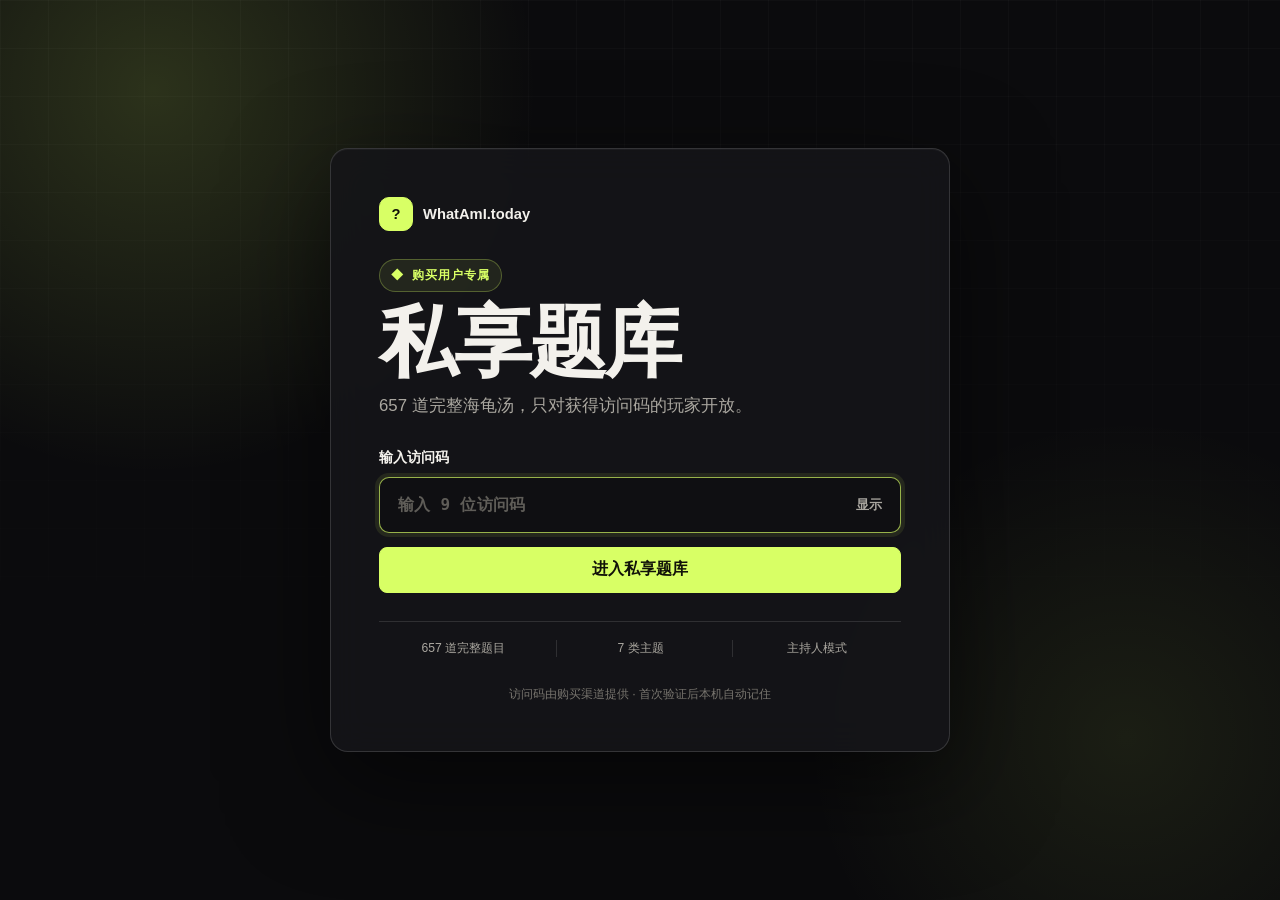
<file: cloudflare-pages/index.html>
<!doctype html>
<html lang="zh-CN">
  <head>
    <meta charset="utf-8" />
    <meta name="viewport" content="width=device-width, initial-scale=1" />
    <title>海龟汤 | WhatAmI.today</title>
    <meta
      name="description"
      content="适合朋友线下聚会的海龟汤主持工具。抽题、展示题面、查看汤底和提示都在一部手机里完成。"
    />
    <link
      rel="icon"
      href="data:image/svg+xml,%3Csvg xmlns='http://www.w3.org/2000/svg' viewBox='0 0 64 64'%3E%3Crect width='64' height='64' rx='14' fill='%23151518'/%3E%3Ctext x='32' y='41' text-anchor='middle' font-size='28' fill='%23d8ff65'%3E%3F%3C/text%3E%3C/svg%3E"
    />
    <link rel="stylesheet" href="./styles.css?v=8" />
  </head>
  <body class="access-pending">
    <main id="access-gate" class="access-gate" aria-labelledby="access-title">
      <section class="access-card">
        <div class="access-brand" aria-label="WhatAmI.today 海龟汤">
          <span class="access-brand-mark" aria-hidden="true">?</span>
          <span>WhatAmI.today</span>
        </div>

        <div class="access-copy">
          <p class="access-badge"><span aria-hidden="true">◆</span> 购买用户专属</p>
          <h1 id="access-title">私享题库</h1>
          <p>657 道完整海龟汤，只对获得访问码的玩家开放。</p>
        </div>

        <form id="access-form" class="access-form" novalidate>
          <label for="access-token">输入访问码</label>
          <div class="access-input-wrap">
            <input id="access-token" name="token" type="password" placeholder="输入 9 位访问码" autocomplete="one-time-code" autocapitalize="characters" spellcheck="false" />
            <button id="access-toggle" class="access-toggle" type="button" aria-pressed="false">显示</button>
          </div>
          <p id="access-error" class="access-error" role="alert" hidden></p>
          <button id="access-submit" class="primary-button access-submit" type="submit">进入私享题库</button>
        </form>

        <div class="access-meta" aria-label="题库特点">
          <span>657 道完整题目</span>
          <span>7 类主题</span>
          <span>主持人模式</span>
        </div>
        <p class="access-note">访问码由购买渠道提供 · 首次验证后本机自动记住</p>
      </section>
      <noscript><p class="access-noscript">请启用 JavaScript 后使用访问码进入题库。</p></noscript>
    </main>

    <main id="site-shell" class="shell" hidden>
      <section id="app" aria-busy="false"></section>
      <div id="live-status" class="sr-only" aria-live="polite"></div>
    </main>

    <div id="modal-root" class="modal-root" hidden></div>

    <script src="./access.js?v=1" defer></script>
    <script src="./legacy-soups.js?v=1" defer></script>
    <script src="./soups.js?v=7" defer></script>
    <script src="./data.js?v=6" defer></script>
    <script src="./analytics.js?v=6" defer></script>
    <script src="./app.js?v=8" defer></script>
  </body>
</html>
</file>
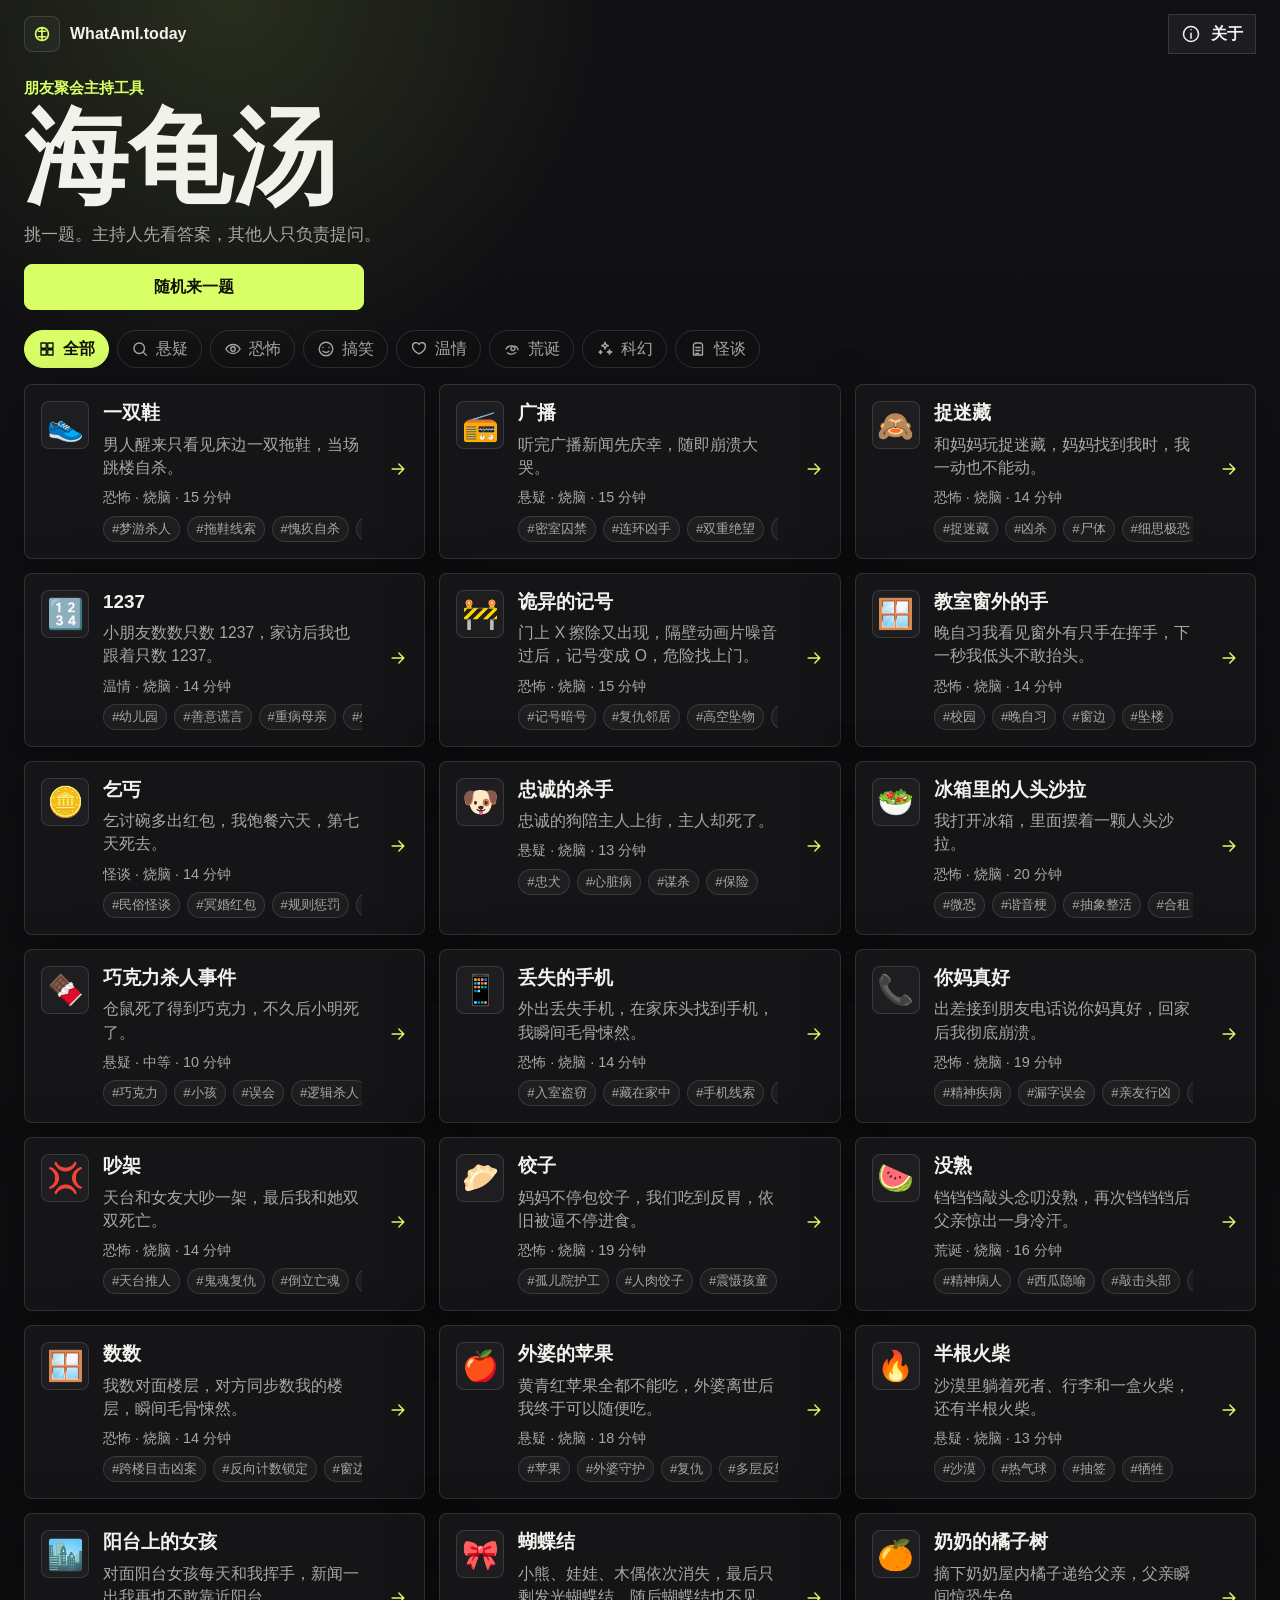
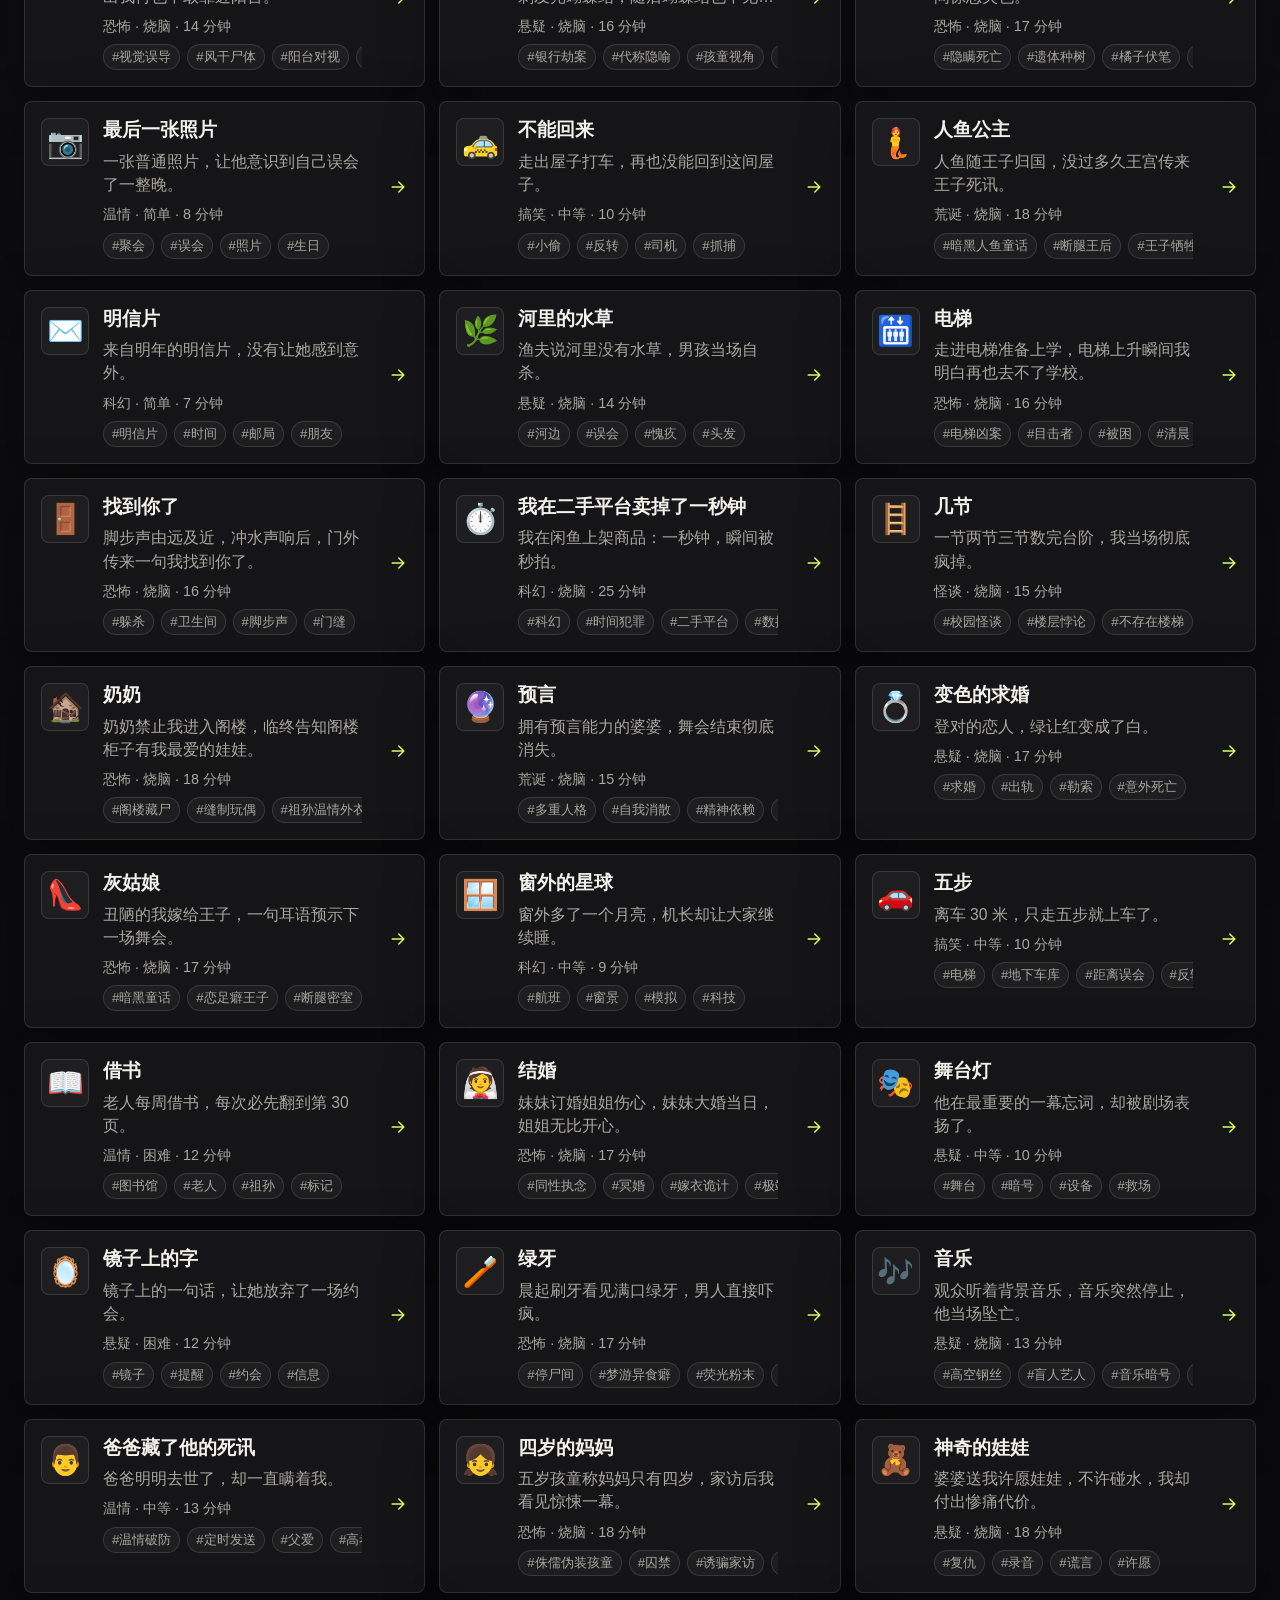
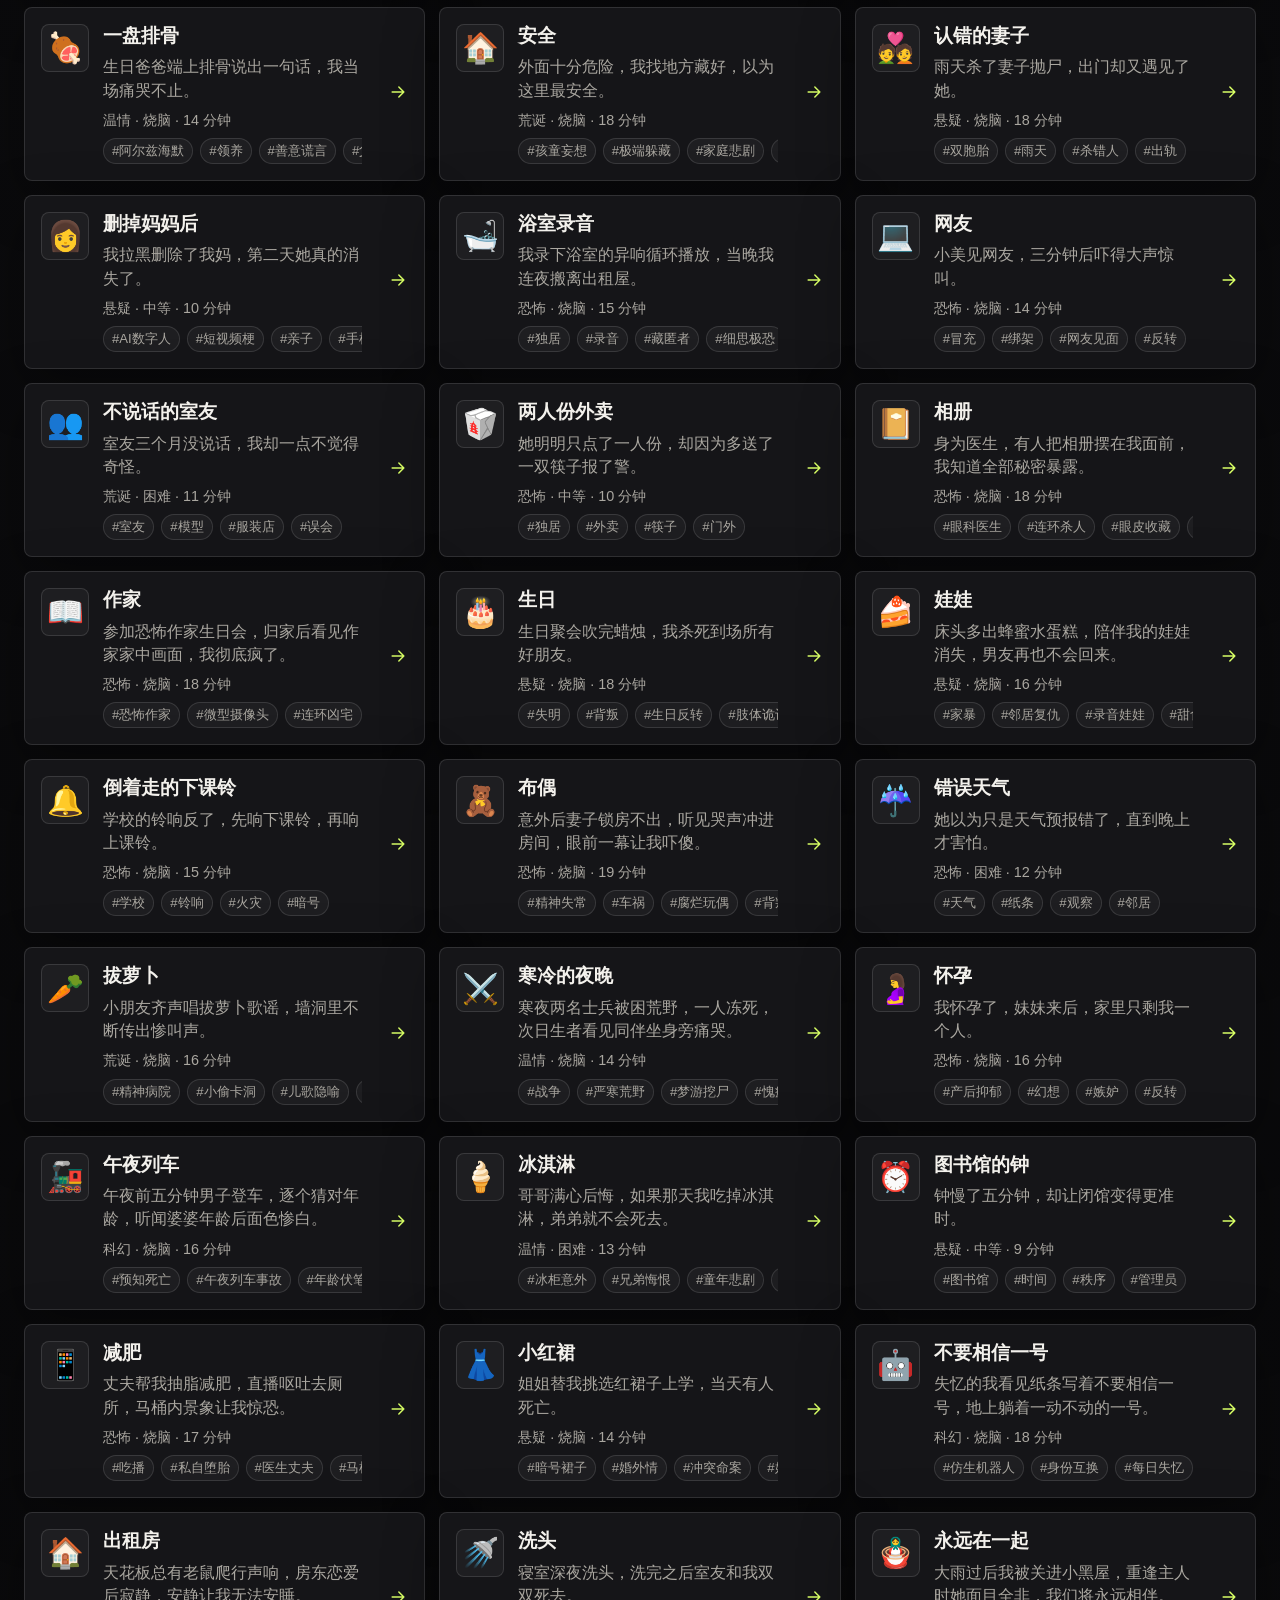
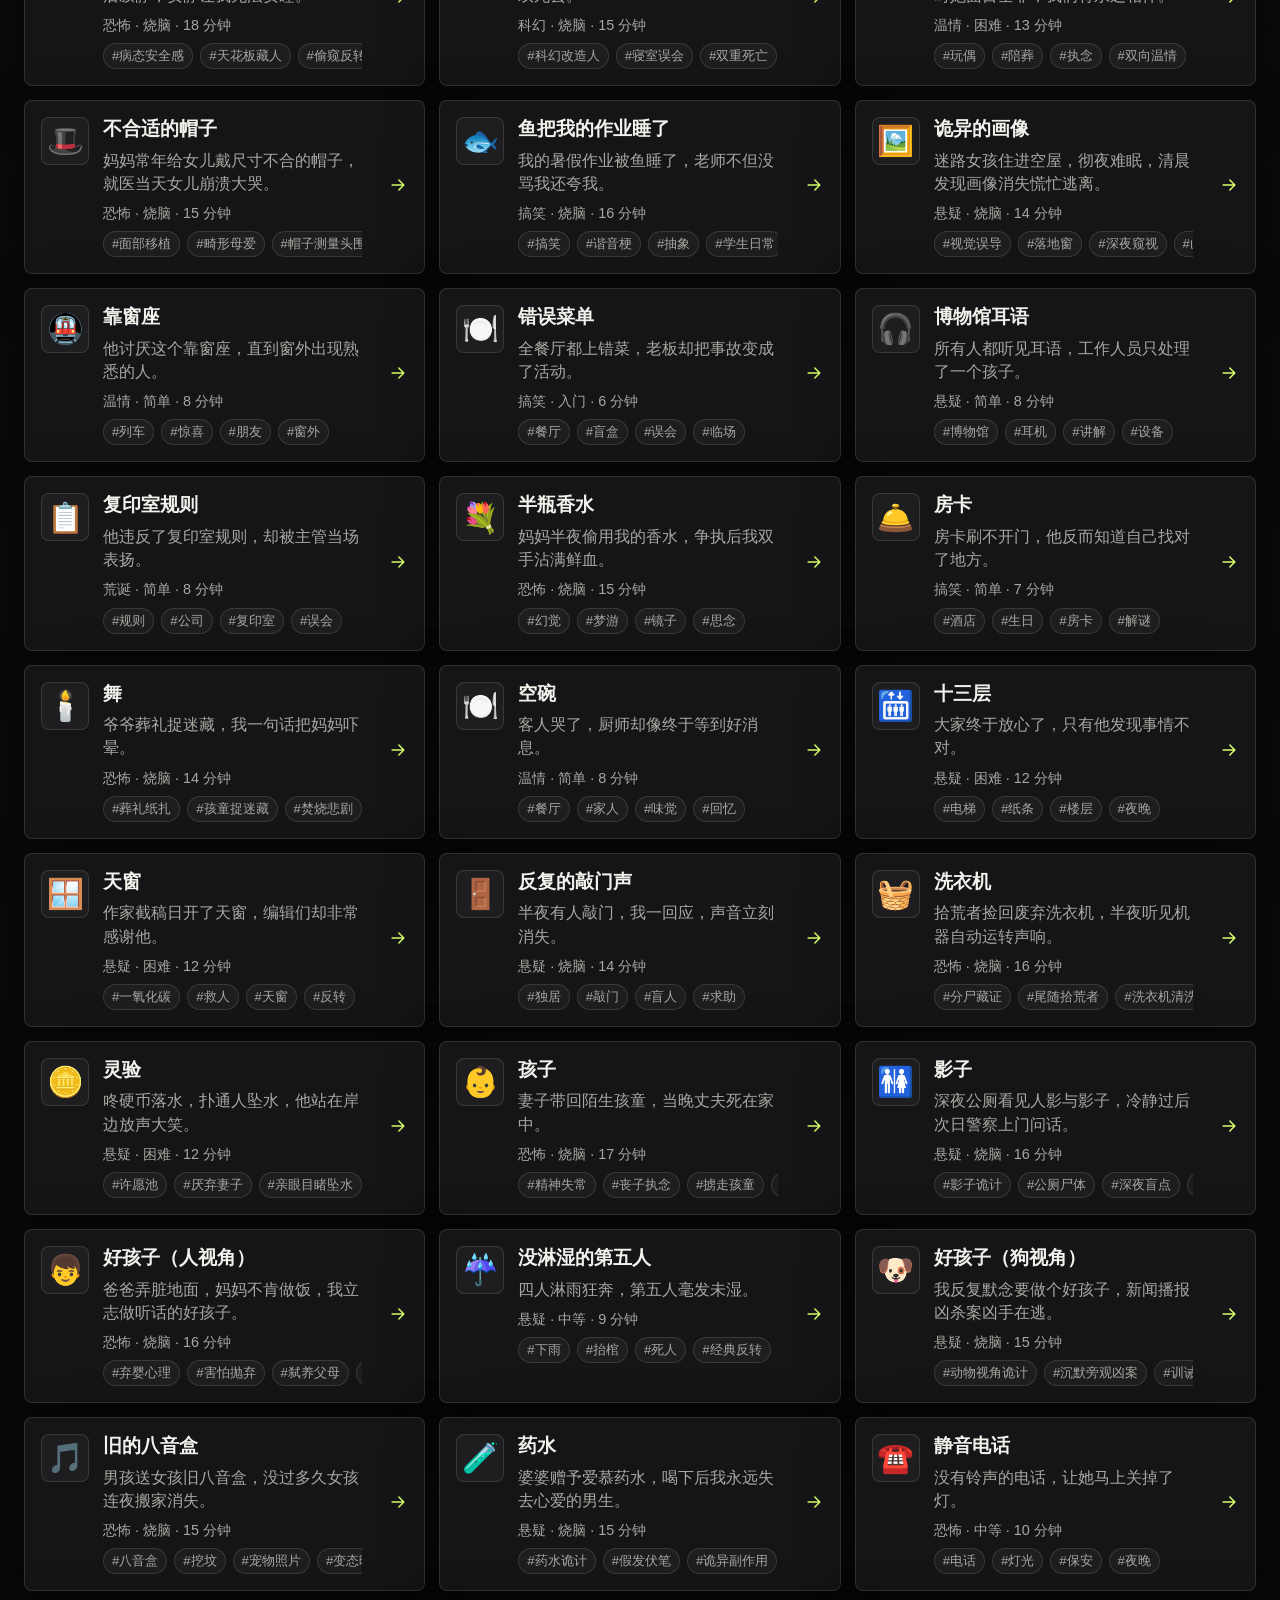
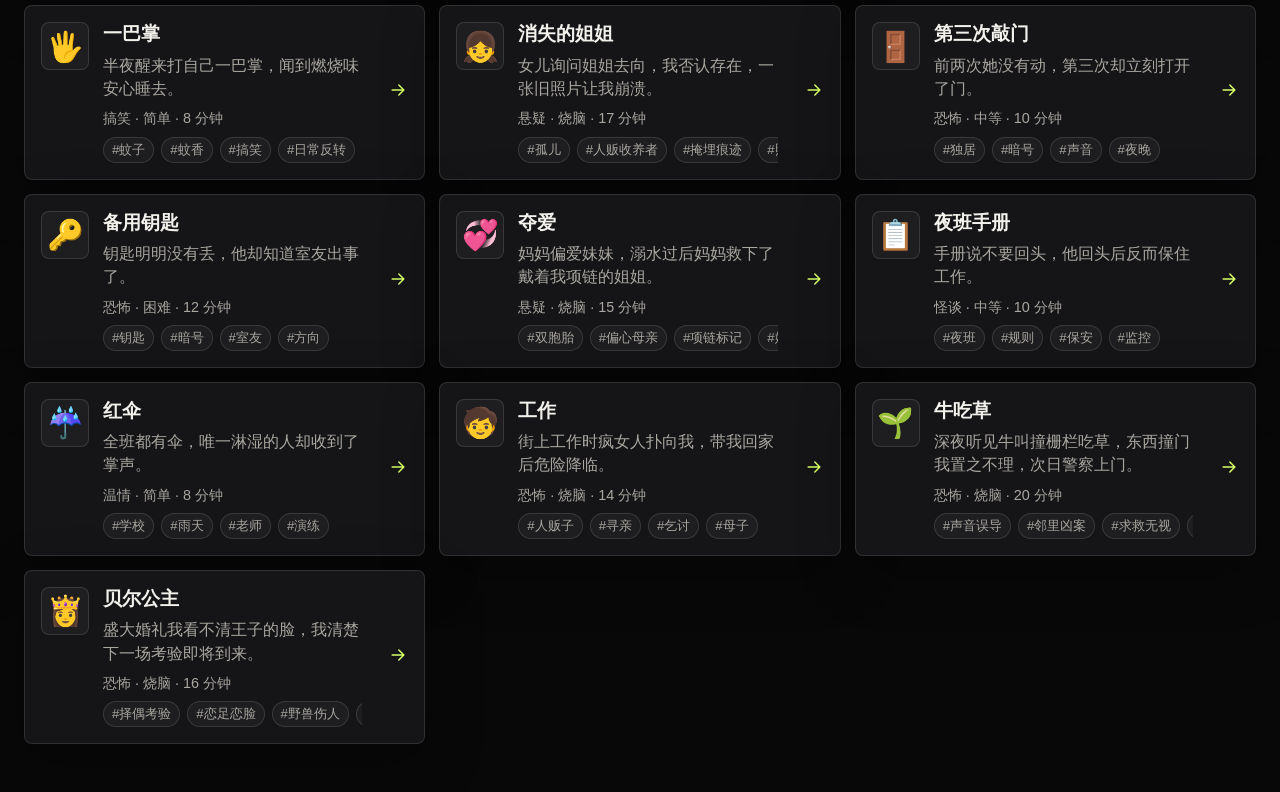
<file: turtle-soup/index.html>
<!doctype html>
<html lang="zh-CN">
  <head>
    <meta charset="utf-8" />
    <meta name="viewport" content="width=device-width, initial-scale=1" />
    <title>海龟汤 | WhatAmI.today</title>
    <meta
      name="description"
      content="适合朋友线下聚会的海龟汤主持工具。抽题、展示题面、查看汤底和提示都在一部手机里完成。"
    />
    <link
      rel="icon"
      href="data:image/svg+xml,%3Csvg xmlns='http://www.w3.org/2000/svg' viewBox='0 0 64 64'%3E%3Crect width='64' height='64' rx='14' fill='%23151518'/%3E%3Ctext x='32' y='41' text-anchor='middle' font-size='28' fill='%23d8ff65'%3E%3F%3C/text%3E%3C/svg%3E"
    />
    <link rel="stylesheet" href="./styles.css?v=5" />
  </head>
  <body>
    <main class="shell">
      <section id="app" aria-busy="false"></section>
      <div id="live-status" class="sr-only" aria-live="polite"></div>
    </main>

    <div id="modal-root" class="modal-root" hidden></div>

    <script src="./soups.js?v=5" defer></script>
    <script src="./data.js?v=5" defer></script>
    <script src="./app.js?v=5" defer></script>
  </body>
</html>
</file>
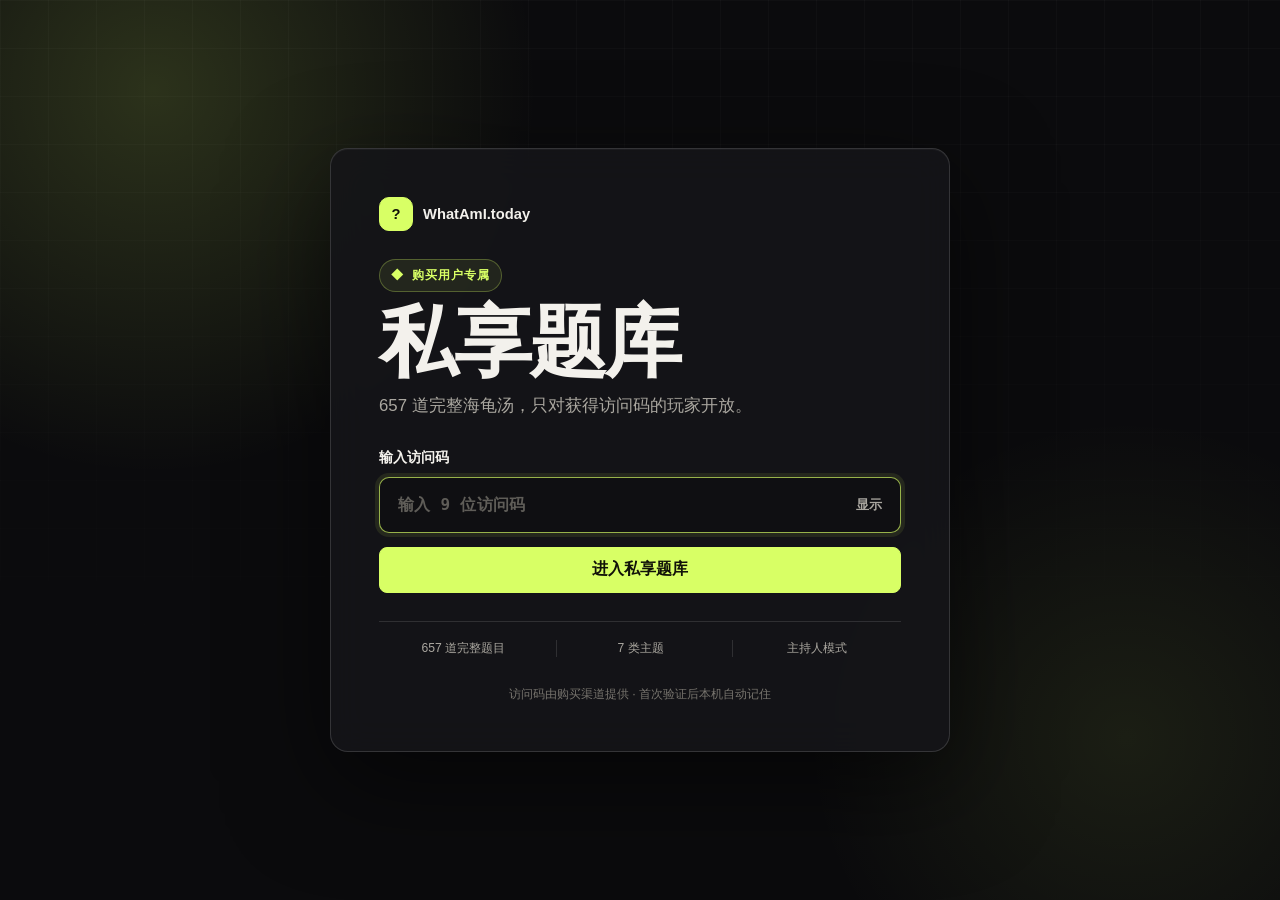
<file: turtle-soup-main/turtle-soup/index.html>
<!doctype html>
<html lang="zh-CN">
  <head>
    <meta charset="utf-8" />
    <meta name="viewport" content="width=device-width, initial-scale=1" />
    <title>海龟汤 | WhatAmI.today</title>
    <meta
      name="description"
      content="适合朋友线下聚会的海龟汤主持工具。抽题、展示题面、查看汤底和提示都在一部手机里完成。"
    />
    <link
      rel="icon"
      href="data:image/svg+xml,%3Csvg xmlns='http://www.w3.org/2000/svg' viewBox='0 0 64 64'%3E%3Crect width='64' height='64' rx='14' fill='%23151518'/%3E%3Ctext x='32' y='41' text-anchor='middle' font-size='28' fill='%23d8ff65'%3E%3F%3C/text%3E%3C/svg%3E"
    />
    <link rel="stylesheet" href="./styles.css?v=8" />
  </head>
  <body class="access-pending">
    <main id="access-gate" class="access-gate" aria-labelledby="access-title">
      <section class="access-card">
        <div class="access-brand" aria-label="WhatAmI.today 海龟汤">
          <span class="access-brand-mark" aria-hidden="true">?</span>
          <span>WhatAmI.today</span>
        </div>

        <div class="access-copy">
          <p class="access-badge"><span aria-hidden="true">◆</span> 购买用户专属</p>
          <h1 id="access-title">私享题库</h1>
          <p>657 道完整海龟汤，只对获得访问码的玩家开放。</p>
        </div>

        <form id="access-form" class="access-form" novalidate>
          <label for="access-token">输入访问码</label>
          <div class="access-input-wrap">
            <input id="access-token" name="token" type="password" placeholder="输入 9 位访问码" autocomplete="one-time-code" autocapitalize="characters" spellcheck="false" />
            <button id="access-toggle" class="access-toggle" type="button" aria-pressed="false">显示</button>
          </div>
          <p id="access-error" class="access-error" role="alert" hidden></p>
          <button id="access-submit" class="primary-button access-submit" type="submit">进入私享题库</button>
        </form>

        <div class="access-meta" aria-label="题库特点">
          <span>657 道完整题目</span>
          <span>7 类主题</span>
          <span>主持人模式</span>
        </div>
        <p class="access-note">访问码由购买渠道提供 · 首次验证后本机自动记住</p>
      </section>
      <noscript><p class="access-noscript">请启用 JavaScript 后使用访问码进入题库。</p></noscript>
    </main>

    <main id="site-shell" class="shell" hidden>
      <section id="app" aria-busy="false"></section>
      <div id="live-status" class="sr-only" aria-live="polite"></div>
    </main>

    <div id="modal-root" class="modal-root" hidden></div>

    <script src="./access.js?v=1" defer></script>
    <script src="./soups.js?v=9" defer></script>
    <script src="./data.js?v=6" defer></script>
    <script src="./analytics.js?v=6" defer></script>
    <script src="./app.js?v=8" defer></script>
  </body>
</html>
</file>
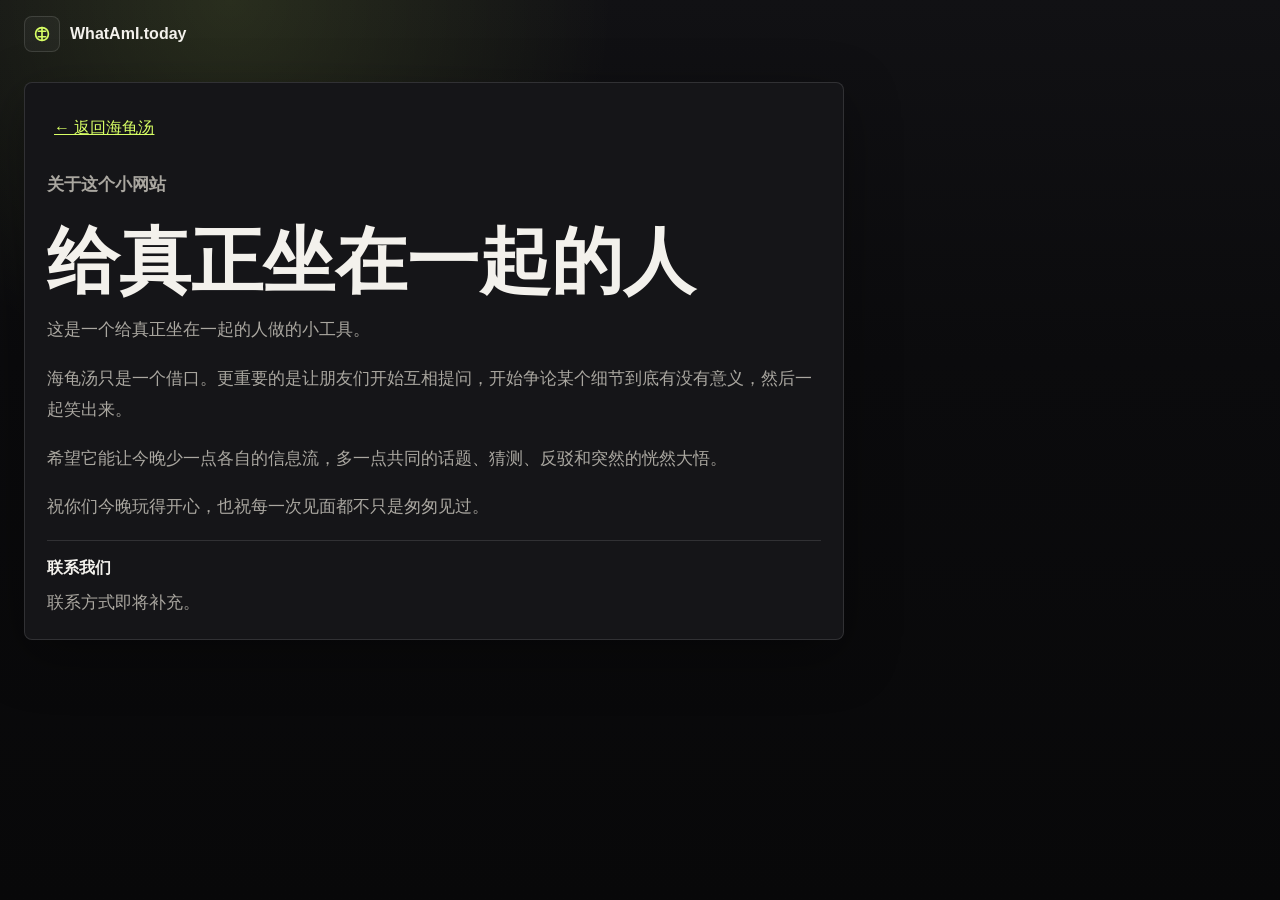
<file: cloudflare-pages/about.html>
<!doctype html>
<html lang="zh-CN">
  <head>
    <meta charset="utf-8" />
    <meta name="viewport" content="width=device-width, initial-scale=1" />
    <title>关于这个网站 | WhatAmI.today</title>
    <meta name="description" content="关于 WhatAmI.today 海龟汤线下聚会小游戏。" />
    <link
      rel="icon"
      href="data:image/svg+xml,%3Csvg xmlns='http://www.w3.org/2000/svg' viewBox='0 0 64 64'%3E%3Crect width='64' height='64' rx='14' fill='%23151518'/%3E%3Ctext x='32' y='41' text-anchor='middle' font-size='28' fill='%23d8ff65'%3E%3F%3C/text%3E%3C/svg%3E"
    />
    <link rel="stylesheet" href="./styles.css?v=4" />
  </head>
  <body>
    <main class="shell about-page">
      <header class="topbar">
        <a class="brand" href="./index.html#home" aria-label="返回海龟汤首页">
          <span class="brand-mark" aria-hidden="true">
            <svg viewBox="0 0 24 24" width="22" height="22" fill="none" stroke="currentColor" stroke-width="1.8" stroke-linecap="round" stroke-linejoin="round">
              <path d="M5 12c0-4 3-7 7-7s7 3 7 7-3 7-7 7-7-3-7-7Z" />
              <path d="M8 9h8M8 15h8M12 5v14" />
            </svg>
          </span>
          <span>WhatAmI.today</span>
        </a>
      </header>

      <article class="about-content">
        <a class="text-button about-back" href="./index.html#home">← 返回海龟汤</a>
        <p class="eyebrow">关于这个小网站</p>
        <h1>给真正坐在一起的人</h1>
        <p>这是一个给真正坐在一起的人做的小工具。</p>
        <p>海龟汤只是一个借口。更重要的是让朋友们开始互相提问，开始争论某个细节到底有没有意义，然后一起笑出来。</p>
        <p>希望它能让今晚少一点各自的信息流，多一点共同的话题、猜测、反驳和突然的恍然大悟。</p>
        <p>祝你们今晚玩得开心，也祝每一次见面都不只是匆匆见过。</p>

        <section class="contact-box">
          <h2>联系我们</h2>
          <!-- TODO: replace with real contact email/social link -->
          <p>联系方式即将补充。</p>
        </section>
      </article>
    </main>
  </body>
</html>
</file>
<file: cloudflare-pages/styles.css>
/* 1. Reset */
* { box-sizing: border-box; }
html { min-width: 320px; background: #0b0b0d; }
body, h1, h2, p { margin: 0; }
button, a { font: inherit; }

/* 2. Tokens */
:root {
  color-scheme: dark;
  --bg: #0b0b0d;
  --surface: #151518;
  --surface-hover: #1d1d21;
  --text: #f3f1ec;
  --text-secondary: #aaa7a0;
  --text-muted: #77746e;
  --border: rgba(255, 255, 255, 0.12);
  --accent: #d8ff65;
  --accent-text: #101108;
  --danger: #ff8b8b;
  --danger-bg: rgba(255, 139, 139, 0.14);
  --shadow: 0 16px 54px rgba(0, 0, 0, 0.34);
  --radius: 8px;
  --content-width: 1280px;
  font-family: ui-sans-serif, -apple-system, BlinkMacSystemFont, "Segoe UI", sans-serif;
}

/* 3. Base */
body {
  min-height: 100vh;
  min-height: 100dvh;
  color: var(--text);
  background:
    radial-gradient(circle at 18% 0%, rgba(216, 255, 101, 0.12), transparent 24rem),
    linear-gradient(180deg, #111114 0%, var(--bg) 40%, #080809 100%);
  text-rendering: optimizeLegibility;
}

button {
  min-height: 44px;
  border: 0;
  border-radius: var(--radius);
  cursor: pointer;
  -webkit-tap-highlight-color: transparent;
}

button:focus-visible { outline: 2px solid var(--accent); outline-offset: 3px; }
[tabindex="-1"]:focus { outline: none; }

/* 4. Layout */
.shell {
  width: 100%;
  max-width: var(--content-width);
  min-height: 100vh;
  min-height: 100dvh;
  margin: 0 auto;
  padding: max(14px, env(safe-area-inset-top)) 16px 48px;
}

.button-row { display: flex; flex-wrap: wrap; gap: 10px; }
.wide-button { width: 100%; }

.primary-button, .ghost-button, .quiet-button, .danger-button, .text-button, .about-link {
  display: inline-flex;
  align-items: center;
  justify-content: center;
  gap: 8px;
  min-height: 46px;
  border: 1px solid var(--border);
  padding: 0 16px;
  color: var(--text);
  background: var(--surface-hover);
  transition: transform 160ms ease, border-color 160ms ease, background 160ms ease;
}

.primary-button {
  border-color: var(--accent);
  color: var(--accent-text);
  background: var(--accent);
  font-weight: 800;
}

.quiet-button, .text-button { background: transparent; }
.text-button { border-color: transparent; color: var(--accent); padding-inline: 6px; }
.danger-button { border-color: rgba(255, 139, 139, 0.45); color: #fff4f4; background: var(--danger-bg); }

.primary-button:hover, .ghost-button:hover, .quiet-button:hover, .danger-button:hover, .about-link:hover {
  transform: translateY(-1px);
}

.primary-button:active, .ghost-button:active, .quiet-button:active, .danger-button:active, .about-link:active, .soup-card:active {
  transform: scale(0.99);
}

.sr-only {
  position: absolute;
  width: 1px;
  height: 1px;
  overflow: hidden;
  clip: rect(0, 0, 0, 0);
  white-space: nowrap;
}

/* 5. Header */
.topbar {
  display: flex;
  align-items: center;
  justify-content: space-between;
  gap: 12px;
  margin-bottom: 24px;
}

.brand, .about-link {
  display: inline-flex;
  min-width: 0;
  align-items: center;
  gap: 10px;
  min-height: 40px;
  padding: 0;
  color: var(--text);
  font-weight: 800;
  text-decoration: none;
}

.brand { padding: 0; background: transparent; }
.about-link { min-height: 40px; padding: 0 12px; }

.brand-mark, .card-icon, .story-icon {
  display: grid;
  place-items: center;
  border: 1px solid var(--border);
  border-radius: var(--radius);
  color: var(--accent);
  background: rgba(255, 255, 255, 0.04);
}

.brand-mark { width: 36px; height: 36px; font-size: 0.86rem; }
.category-icon { flex: 0 0 auto; }

/* 6. Home */
.hero {
  display: grid;
  gap: 18px;
  margin-bottom: 20px;
}

.eyebrow { margin-bottom: 8px; color: var(--accent); font-size: 0.95rem; font-weight: 800; }
h1 { color: var(--text); font-size: clamp(50px, 13vw, 76px); line-height: 0.98; letter-spacing: 0; }
h2 { color: var(--text); font-size: 1rem; line-height: 1.35; }
.home-screen h1 { font-size: clamp(56px, 9vw, 104px); }
.host-screen h1 { font-size: clamp(40px, 6vw, 72px); }
.players-screen h1 { font-size: clamp(40px, 7vw, 76px); }
.reveal-screen h1, .about-page h1 { font-size: clamp(42px, 6vw, 72px); }

.hero-copy {
  max-width: 440px;
  margin-top: 12px;
  color: var(--text-secondary);
  font-size: 1.04rem;
  line-height: 1.65;
}

.hero-action { width: min(100%, 340px); margin-top: 16px; }

.notice {
  margin-bottom: 12px;
  border: 1px solid rgba(216, 255, 101, 0.32);
  border-radius: var(--radius);
  padding: 12px 14px;
  color: var(--accent);
  background: rgba(216, 255, 101, 0.08);
}

/* 7. Filters */
.library-tools {
  display: grid;
  gap: 10px;
  margin-bottom: 14px;
}

.search-box {
  display: grid;
  grid-template-columns: 24px minmax(0, 1fr);
  align-items: center;
  gap: 8px;
  min-height: 50px;
  border: 1px solid var(--border);
  border-radius: var(--radius);
  padding: 0 15px;
  background: var(--surface);
  transition: border-color 160ms ease, box-shadow 160ms ease;
}

.search-box:focus-within {
  border-color: rgba(216, 255, 101, 0.62);
  box-shadow: 0 0 0 3px rgba(216, 255, 101, 0.09);
}

.search-icon { color: var(--accent); font-size: 1.3rem; line-height: 1; }

.search-box input {
  width: 100%;
  border: 0;
  outline: 0;
  color: var(--text);
  background: transparent;
  font: inherit;
}

.search-box input::placeholder { color: var(--text-muted); }
.library-summary { color: var(--text-secondary); font-size: 0.9rem; }
.library-summary strong { color: var(--accent); font-size: 1.05rem; }

.filters {
  display: flex;
  gap: 8px;
  margin-bottom: 16px;
  overflow-x: auto;
  scrollbar-width: none;
  -webkit-overflow-scrolling: touch;
}

.filters::-webkit-scrollbar { display: none; }

.filter-chip {
  display: inline-flex;
  align-items: center;
  gap: 7px;
  flex: 0 0 auto;
  min-height: 38px;
  border: 1px solid var(--border);
  border-radius: 999px;
  padding: 0 13px;
  color: var(--text-secondary);
  background: transparent;
  white-space: nowrap;
}

.filter-chip.is-active {
  border-color: var(--accent);
  color: var(--accent-text);
  background: var(--accent);
  font-weight: 800;
}

.filter-chip small {
  display: inline-grid;
  min-width: 22px;
  height: 22px;
  place-items: center;
  border-radius: 999px;
  padding: 0 6px;
  color: var(--text-muted);
  background: rgba(255, 255, 255, 0.07);
  font-size: 0.72rem;
}

.filter-chip.is-active small {
  color: var(--accent-text);
  background: rgba(21, 21, 24, 0.13);
}

/* 8. Cards */
.soup-grid, .related-grid {
  display: grid;
  grid-template-columns: 1fr;
  gap: 14px;
}

.soup-card {
  display: grid;
  grid-template-columns: 48px minmax(0, 1fr) 32px;
  gap: 14px;
  width: 100%;
  border: 1px solid var(--border);
  border-radius: var(--radius);
  padding: 16px;
  color: var(--text);
  text-align: left;
  background: var(--surface);
  box-shadow: var(--shadow);
  transition: transform 160ms ease, border-color 160ms ease, background 160ms ease;
}

.soup-card:hover {
  border-color: rgba(216, 255, 101, 0.45);
  background: var(--surface-hover);
  transform: translateY(-3px);
}

.soup-card.is-compact { min-height: auto; box-shadow: none; }
.card-icon { width: 48px; height: 48px; font-size: 1.85rem; line-height: 1; }
.card-body { display: grid; min-width: 0; gap: 8px; }
.card-body strong { color: var(--text); font-size: 1.18rem; line-height: 1.25; }

.surface-preview {
  display: -webkit-box;
  overflow: hidden;
  color: var(--text-secondary);
  font-size: 0.98rem;
  line-height: 1.48;
  -webkit-box-orient: vertical;
  -webkit-line-clamp: 2;
}

.card-meta { color: var(--text-secondary); font-size: 0.9rem; line-height: 1.4; }
.card-arrow { align-self: center; justify-self: end; color: var(--accent); }
.tag-row { display: flex; gap: 7px; overflow: hidden; white-space: nowrap; }
.tag-row .tag:nth-child(n+5) { display: none; }

.tag {
  display: inline-flex;
  min-height: 26px;
  align-items: center;
  border: 1px solid var(--border);
  border-radius: 999px;
  padding: 0 8px;
  color: var(--text-secondary);
  background: rgba(255, 255, 255, 0.04);
  font-size: 0.82rem;
}

.empty { border: 1px dashed var(--border); border-radius: var(--radius); padding: 24px; color: var(--text-secondary); text-align: center; }
.load-more-wrap { display: flex; justify-content: center; padding: 22px 0 4px; }
.load-more-button { width: min(100%, 320px); }
.load-more-button span { margin-left: 8px; color: var(--text-muted); font-size: 0.82rem; }
.empty-state { max-width: 760px; padding: 64px 0; color: var(--text); }
.empty-state h1 { margin: 0 0 16px; font-size: clamp(36px, 7vw, 64px); line-height: 1.05; }
.empty-state p { margin: 0; color: var(--text-secondary); font-size: 18px; line-height: 1.65; }

/* 9. Host */
.host-screen { display: grid; gap: 16px; padding-bottom: 88px; }
.host-top { display: flex; align-items: center; justify-content: space-between; gap: 10px; }
.story-meta { display: inline-flex; align-items: center; justify-content: flex-end; gap: 7px; color: var(--text-secondary); font-size: 0.92rem; line-height: 1.45; text-align: right; }

.host-hero, .panel, .reveal-panel, .related-section {
  border: 1px solid var(--border);
  border-radius: var(--radius);
  padding: 18px;
  background: var(--surface);
  box-shadow: var(--shadow);
}

.host-hero { display: grid; gap: 16px; align-content: start; }
.story-icon { width: 52px; height: 52px; font-size: 2rem; }
.host-surface { color: var(--text); font-size: clamp(24px, 5vw, 36px); line-height: 1.55; }
.host-grid { display: grid; gap: 14px; }
.panel { display: grid; gap: 10px; }
.helper-text { color: var(--text-muted); font-size: 0.9rem; line-height: 1.5; }

.hold-answer-button {
  width: 100%;
  border: 1px dashed rgba(216, 255, 101, 0.5);
  color: var(--accent);
  background: rgba(216, 255, 101, 0.08);
  font-weight: 800;
  user-select: none;
  -webkit-user-select: none;
  touch-action: manipulation;
}

.answer-box {
  min-height: 140px;
  max-height: min(42vh, 360px);
  overflow: auto;
  border: 1px solid var(--border);
  border-radius: var(--radius);
  padding: 14px;
  color: var(--text-muted);
  background: #101012;
  line-height: 1.65;
  white-space: pre-wrap;
  user-select: none;
  -webkit-user-select: none;
  touch-action: manipulation;
}

.answer-box.is-visible { border-color: rgba(216, 255, 101, 0.42); color: #fbffe9; background: rgba(216, 255, 101, 0.07); }

.host-list { display: grid; gap: 8px; margin: 0; padding: 0; list-style: none; }
.host-list li { border-left: 2px solid rgba(216, 255, 101, 0.5); padding-left: 10px; color: var(--text-secondary); line-height: 1.56; }
.hint-list { display: grid; gap: 8px; }

.hint-button {
  display: grid;
  width: 100%;
  gap: 6px;
  border: 1px solid var(--border);
  padding: 12px;
  color: var(--text-secondary);
  text-align: left;
  background: transparent;
}

.hint-button.is-open { border-color: rgba(216, 255, 101, 0.45); color: var(--text); background: rgba(216, 255, 101, 0.06); }
.hint-button strong { color: #fbffe9; font-weight: 600; line-height: 1.55; }

.action-bar {
  position: sticky;
  z-index: 5;
  bottom: max(12px, env(safe-area-inset-bottom));
  display: grid;
  grid-template-columns: minmax(180px, 260px);
  gap: 10px;
  border: 1px solid var(--border);
  border-radius: var(--radius);
  padding: 10px;
  background: rgba(21, 21, 24, 0.96);
  box-shadow: var(--shadow);
}

/* 10. Players */
.players-screen {
  min-height: calc(100dvh - 28px);
  display: flex;
  flex-direction: column;
  justify-content: center;
  padding-bottom: max(78px, env(safe-area-inset-bottom));
}

.players-card { display: grid; gap: 22px; }
.players-card h1 { text-align: center; }
.players-surface {
  width: min(100%, 820px);
  margin: 0 auto;
  color: var(--text);
  font-size: clamp(30px, 7vw, 48px);
  line-height: 1.55;
  text-align: center;
}

.players-footer {
  position: fixed;
  right: 16px;
  bottom: max(14px, env(safe-area-inset-bottom));
  left: 16px;
  display: grid;
  max-width: calc(var(--content-width) - 32px);
  margin: 0 auto;
}

/* 11. Reveal */
.reveal-screen { display: grid; gap: 16px; }
.reveal-panel { display: grid; gap: 18px; }
.reveal-section { display: grid; gap: 8px; }
.reveal-section p, .answer-text { color: var(--text-secondary); line-height: 1.7; white-space: pre-wrap; }
.answer-text { max-width: 900px; color: #fbffe9; line-height: 1.75; }
.related-section { display: grid; gap: 12px; }

/* 12. Dialog */
.modal-root {
  position: fixed;
  z-index: 30;
  inset: 0;
  display: grid;
  place-items: center;
  padding: 18px;
}

.modal-root[hidden] {
  display: none !important;
}

.dialog-backdrop { position: absolute; inset: 0; background: rgba(0, 0, 0, 0.72); }
.dialog {
  position: relative;
  z-index: 1;
  display: grid;
  width: min(100%, 420px);
  gap: 14px;
  border: 1px solid var(--border);
  border-radius: var(--radius);
  padding: 18px;
  color: var(--text);
  background: var(--surface);
  box-shadow: var(--shadow);
}
.dialog p { color: var(--text-secondary); line-height: 1.55; }

/* 13. About */
.about-page .topbar { margin-bottom: 28px; }
.about-content {
  display: grid;
  gap: 18px;
  width: min(100%, 820px);
  border: 1px solid var(--border);
  border-radius: var(--radius);
  padding: 22px;
  background: var(--surface);
  box-shadow: var(--shadow);
}
.about-content p { color: var(--text-secondary); font-size: 1.08rem; line-height: 1.78; }
.about-back { justify-self: start; }
.contact-box { display: grid; gap: 8px; border-top: 1px solid var(--border); padding-top: 16px; }

/* 14. Access gate */
.access-locked { overflow: hidden; }
.access-gate {
  position: relative;
  display: grid;
  min-height: 100vh;
  min-height: 100dvh;
  place-items: center;
  overflow: hidden;
  padding: max(24px, env(safe-area-inset-top)) 18px max(24px, env(safe-area-inset-bottom));
  background:
    radial-gradient(circle at 12% 10%, rgba(216, 255, 101, 0.16), transparent 24rem),
    radial-gradient(circle at 88% 82%, rgba(216, 255, 101, 0.08), transparent 20rem),
    #0b0b0d;
}

.access-gate::before {
  position: absolute;
  inset: 0;
  background-image:
    linear-gradient(rgba(255, 255, 255, 0.025) 1px, transparent 1px),
    linear-gradient(90deg, rgba(255, 255, 255, 0.025) 1px, transparent 1px);
  background-size: 48px 48px;
  content: "";
  mask-image: linear-gradient(to bottom, black, transparent 86%);
  pointer-events: none;
}

.access-gate[hidden], .shell[hidden], .access-error[hidden] { display: none !important; }

.access-card {
  position: relative;
  z-index: 1;
  display: grid;
  width: min(100%, 620px);
  gap: 28px;
  border: 1px solid rgba(255, 255, 255, 0.14);
  border-radius: 18px;
  padding: clamp(24px, 6vw, 48px);
  background: rgba(21, 21, 24, 0.92);
  box-shadow: 0 32px 100px rgba(0, 0, 0, 0.55), inset 0 1px rgba(255, 255, 255, 0.04);
  backdrop-filter: blur(18px);
}

.access-brand {
  display: inline-flex;
  align-items: center;
  gap: 10px;
  color: var(--text);
  font-size: 0.92rem;
  font-weight: 800;
}

.access-brand-mark {
  display: grid;
  width: 34px;
  height: 34px;
  place-items: center;
  border: 1px solid var(--accent);
  border-radius: 10px;
  color: var(--accent-text);
  background: var(--accent);
  font-weight: 900;
}

.access-copy { display: grid; gap: 12px; }
.access-copy h1 {
  font-size: clamp(48px, 12vw, 78px);
  line-height: 0.98;
  letter-spacing: -0.04em;
}
.access-copy > p:last-child {
  max-width: 460px;
  color: var(--text-secondary);
  font-size: 1.05rem;
  line-height: 1.65;
}

.access-badge {
  display: inline-flex;
  width: fit-content;
  align-items: center;
  gap: 8px;
  border: 1px solid rgba(216, 255, 101, 0.28);
  border-radius: 999px;
  padding: 7px 11px;
  color: var(--accent);
  background: rgba(216, 255, 101, 0.08);
  font-size: 0.78rem;
  font-weight: 800;
  letter-spacing: 0.08em;
}

.access-form { display: grid; gap: 10px; }
.access-form > label { color: var(--text); font-size: 0.9rem; font-weight: 800; }
.access-input-wrap {
  display: grid;
  grid-template-columns: minmax(0, 1fr) auto;
  align-items: center;
  min-height: 56px;
  border: 1px solid var(--border);
  border-radius: 10px;
  padding: 0 8px 0 16px;
  background: #0f0f12;
  transition: border-color 160ms ease, box-shadow 160ms ease;
}
.access-input-wrap:focus-within {
  border-color: rgba(216, 255, 101, 0.68);
  box-shadow: 0 0 0 4px rgba(216, 255, 101, 0.09);
}
.access-input-wrap input {
  width: 100%;
  border: 0;
  outline: 0;
  color: var(--text);
  background: transparent;
  font: 800 1rem/1 ui-monospace, SFMono-Regular, Menlo, monospace;
  letter-spacing: 0.08em;
  text-transform: uppercase;
}
.access-input-wrap input::placeholder { color: #5f5d58; font-weight: 600; letter-spacing: 0.02em; }
.access-toggle {
  min-height: 38px;
  padding: 0 10px;
  color: var(--text-secondary);
  background: transparent;
  font-size: 0.84rem;
  font-weight: 700;
}
.access-toggle:hover { color: var(--accent); }
.access-error { color: var(--danger); font-size: 0.88rem; line-height: 1.5; }
.access-submit { width: 100%; margin-top: 4px; }
.access-submit:disabled { cursor: wait; opacity: 0.68; }
.access-form.is-shaking { animation: access-shake 240ms ease-out; }

.access-meta {
  display: grid;
  grid-template-columns: repeat(3, 1fr);
  gap: 8px;
  border-top: 1px solid var(--border);
  padding-top: 18px;
  color: var(--text-secondary);
  font-size: 0.76rem;
  text-align: center;
}
.access-meta span + span { border-left: 1px solid var(--border); }
.access-note, .access-noscript { color: var(--text-muted); font-size: 0.78rem; line-height: 1.5; text-align: center; }

@keyframes access-shake {
  0%, 100% { transform: translateX(0); }
  30% { transform: translateX(-5px); }
  65% { transform: translateX(4px); }
}

/* 15. Responsive */
@media (min-width: 720px) {
  .shell { padding-inline: 24px; }
  .hero { max-width: 620px; }
  .soup-grid, .related-grid { grid-template-columns: repeat(2, minmax(0, 1fr)); }
  .host-grid { grid-template-columns: minmax(320px, 1.2fr) minmax(260px, 0.8fr); }
  .answer-panel { grid-row: span 2; }
  .hints-panel { grid-column: 1 / -1; }
  .action-bar { justify-content: end; }
}

@media (min-width: 1080px) {
  .soup-grid { grid-template-columns: repeat(3, minmax(0, 1fr)); }
  .host-grid { grid-template-columns: minmax(330px, 0.9fr) repeat(2, minmax(0, 1fr)); align-items: start; }
}

@media (max-width: 520px) {
  .shell { padding-inline: 12px; }
  .topbar { margin-bottom: 18px; }
  .brand { gap: 8px; font-size: 0.95rem; }
  .brand-mark { width: 32px; height: 32px; font-size: 0.78rem; }
  .about-link span { display: none; }
  .hero-action { width: 100%; }
  .soup-card { grid-template-columns: 42px minmax(0, 1fr) 28px; padding: 14px; }
  .card-icon { width: 42px; height: 42px; font-size: 1.65rem; }
  .tag-row .tag:nth-child(n+4) { display: none; }
  .host-top { align-items: flex-start; }
  .story-meta { max-width: 170px; }
  .action-bar { grid-template-columns: 1fr; }
  .about-content { padding: 18px; }
  .access-card { gap: 24px; border-radius: 14px; padding: 24px 20px; }
  .access-copy h1 { font-size: 52px; }
  .access-meta { font-size: 0.68rem; }
}

@media (max-width: 340px) {
  .brand span:last-child { display: none; }
  h1 { font-size: 48px; }
}

/* 16. Reduced motion */
@media (prefers-reduced-motion: reduce) {
  *, *::before, *::after {
    transition-duration: 0.01ms !important;
    animation-duration: 0.01ms !important;
    animation-iteration-count: 1 !important;
    scroll-behavior: auto !important;
  }
}
</file>
<file: turtle-soup/styles.css>
/* 1. Reset */
* { box-sizing: border-box; }
html { min-width: 320px; background: #0b0b0d; }
body, h1, h2, p { margin: 0; }
button, a { font: inherit; }

/* 2. Tokens */
:root {
  color-scheme: dark;
  --bg: #0b0b0d;
  --surface: #151518;
  --surface-hover: #1d1d21;
  --text: #f3f1ec;
  --text-secondary: #aaa7a0;
  --text-muted: #77746e;
  --border: rgba(255, 255, 255, 0.12);
  --accent: #d8ff65;
  --accent-text: #101108;
  --danger: #ff8b8b;
  --danger-bg: rgba(255, 139, 139, 0.14);
  --shadow: 0 16px 54px rgba(0, 0, 0, 0.34);
  --radius: 8px;
  --content-width: 1280px;
  font-family: ui-sans-serif, -apple-system, BlinkMacSystemFont, "Segoe UI", sans-serif;
}

/* 3. Base */
body {
  min-height: 100vh;
  min-height: 100dvh;
  color: var(--text);
  background:
    radial-gradient(circle at 18% 0%, rgba(216, 255, 101, 0.12), transparent 24rem),
    linear-gradient(180deg, #111114 0%, var(--bg) 40%, #080809 100%);
  text-rendering: optimizeLegibility;
}

button {
  min-height: 44px;
  border: 0;
  border-radius: var(--radius);
  cursor: pointer;
  -webkit-tap-highlight-color: transparent;
}

button:focus-visible { outline: 2px solid var(--accent); outline-offset: 3px; }
[tabindex="-1"]:focus { outline: none; }

/* 4. Layout */
.shell {
  width: 100%;
  max-width: var(--content-width);
  min-height: 100vh;
  min-height: 100dvh;
  margin: 0 auto;
  padding: max(14px, env(safe-area-inset-top)) 16px 48px;
}

.button-row { display: flex; flex-wrap: wrap; gap: 10px; }
.wide-button { width: 100%; }

.primary-button, .ghost-button, .quiet-button, .danger-button, .text-button, .about-link {
  display: inline-flex;
  align-items: center;
  justify-content: center;
  gap: 8px;
  min-height: 46px;
  border: 1px solid var(--border);
  padding: 0 16px;
  color: var(--text);
  background: var(--surface-hover);
  transition: transform 160ms ease, border-color 160ms ease, background 160ms ease;
}

.primary-button {
  border-color: var(--accent);
  color: var(--accent-text);
  background: var(--accent);
  font-weight: 800;
}

.quiet-button, .text-button { background: transparent; }
.text-button { border-color: transparent; color: var(--accent); padding-inline: 6px; }
.danger-button { border-color: rgba(255, 139, 139, 0.45); color: #fff4f4; background: var(--danger-bg); }

.primary-button:hover, .ghost-button:hover, .quiet-button:hover, .danger-button:hover, .about-link:hover {
  transform: translateY(-1px);
}

.primary-button:active, .ghost-button:active, .quiet-button:active, .danger-button:active, .about-link:active, .soup-card:active {
  transform: scale(0.99);
}

.sr-only {
  position: absolute;
  width: 1px;
  height: 1px;
  overflow: hidden;
  clip: rect(0, 0, 0, 0);
  white-space: nowrap;
}

/* 5. Header */
.topbar {
  display: flex;
  align-items: center;
  justify-content: space-between;
  gap: 12px;
  margin-bottom: 24px;
}

.brand, .about-link {
  display: inline-flex;
  min-width: 0;
  align-items: center;
  gap: 10px;
  min-height: 40px;
  padding: 0;
  color: var(--text);
  font-weight: 800;
  text-decoration: none;
}

.brand { padding: 0; background: transparent; }
.about-link { min-height: 40px; padding: 0 12px; }

.brand-mark, .card-icon, .story-icon {
  display: grid;
  place-items: center;
  border: 1px solid var(--border);
  border-radius: var(--radius);
  color: var(--accent);
  background: rgba(255, 255, 255, 0.04);
}

.brand-mark { width: 36px; height: 36px; font-size: 0.86rem; }
.category-icon { flex: 0 0 auto; }

/* 6. Home */
.hero {
  display: grid;
  gap: 18px;
  margin-bottom: 20px;
}

.eyebrow { margin-bottom: 8px; color: var(--accent); font-size: 0.95rem; font-weight: 800; }
h1 { color: var(--text); font-size: clamp(50px, 13vw, 76px); line-height: 0.98; letter-spacing: 0; }
h2 { color: var(--text); font-size: 1rem; line-height: 1.35; }
.home-screen h1 { font-size: clamp(56px, 9vw, 104px); }
.host-screen h1 { font-size: clamp(40px, 6vw, 72px); }
.players-screen h1 { font-size: clamp(40px, 7vw, 76px); }
.reveal-screen h1, .about-page h1 { font-size: clamp(42px, 6vw, 72px); }

.hero-copy {
  max-width: 440px;
  margin-top: 12px;
  color: var(--text-secondary);
  font-size: 1.04rem;
  line-height: 1.65;
}

.hero-action { width: min(100%, 340px); margin-top: 16px; }

.notice {
  margin-bottom: 12px;
  border: 1px solid rgba(216, 255, 101, 0.32);
  border-radius: var(--radius);
  padding: 12px 14px;
  color: var(--accent);
  background: rgba(216, 255, 101, 0.08);
}

/* 7. Filters */
.filters {
  display: flex;
  gap: 8px;
  margin-bottom: 16px;
  overflow-x: auto;
  scrollbar-width: none;
  -webkit-overflow-scrolling: touch;
}

.filters::-webkit-scrollbar { display: none; }

.filter-chip {
  display: inline-flex;
  align-items: center;
  gap: 7px;
  flex: 0 0 auto;
  min-height: 38px;
  border: 1px solid var(--border);
  border-radius: 999px;
  padding: 0 13px;
  color: var(--text-secondary);
  background: transparent;
  white-space: nowrap;
}

.filter-chip.is-active {
  border-color: var(--accent);
  color: var(--accent-text);
  background: var(--accent);
  font-weight: 800;
}

/* 8. Cards */
.soup-grid, .related-grid {
  display: grid;
  grid-template-columns: 1fr;
  gap: 14px;
}

.soup-card {
  display: grid;
  grid-template-columns: 48px minmax(0, 1fr) 32px;
  gap: 14px;
  width: 100%;
  border: 1px solid var(--border);
  border-radius: var(--radius);
  padding: 16px;
  color: var(--text);
  text-align: left;
  background: var(--surface);
  box-shadow: var(--shadow);
  transition: transform 160ms ease, border-color 160ms ease, background 160ms ease;
}

.soup-card:hover {
  border-color: rgba(216, 255, 101, 0.45);
  background: var(--surface-hover);
  transform: translateY(-3px);
}

.soup-card.is-compact { min-height: auto; box-shadow: none; }
.card-icon { width: 48px; height: 48px; font-size: 1.85rem; line-height: 1; }
.card-body { display: grid; min-width: 0; gap: 8px; }
.card-body strong { color: var(--text); font-size: 1.18rem; line-height: 1.25; }

.surface-preview {
  display: -webkit-box;
  overflow: hidden;
  color: var(--text-secondary);
  font-size: 0.98rem;
  line-height: 1.48;
  -webkit-box-orient: vertical;
  -webkit-line-clamp: 2;
}

.card-meta { color: var(--text-secondary); font-size: 0.9rem; line-height: 1.4; }
.card-arrow { align-self: center; justify-self: end; color: var(--accent); }
.tag-row { display: flex; gap: 7px; overflow: hidden; white-space: nowrap; }
.tag-row .tag:nth-child(n+5) { display: none; }

.tag {
  display: inline-flex;
  min-height: 26px;
  align-items: center;
  border: 1px solid var(--border);
  border-radius: 999px;
  padding: 0 8px;
  color: var(--text-secondary);
  background: rgba(255, 255, 255, 0.04);
  font-size: 0.82rem;
}

.empty { border: 1px dashed var(--border); border-radius: var(--radius); padding: 24px; color: var(--text-secondary); text-align: center; }
.empty-state { max-width: 760px; padding: 64px 0; color: var(--text); }
.empty-state h1 { margin: 0 0 16px; font-size: clamp(36px, 7vw, 64px); line-height: 1.05; }
.empty-state p { margin: 0; color: var(--text-secondary); font-size: 18px; line-height: 1.65; }

/* 9. Host */
.host-screen { display: grid; gap: 16px; padding-bottom: 88px; }
.host-top { display: flex; align-items: center; justify-content: space-between; gap: 10px; }
.story-meta { display: inline-flex; align-items: center; justify-content: flex-end; gap: 7px; color: var(--text-secondary); font-size: 0.92rem; line-height: 1.45; text-align: right; }

.host-hero, .panel, .reveal-panel, .related-section {
  border: 1px solid var(--border);
  border-radius: var(--radius);
  padding: 18px;
  background: var(--surface);
  box-shadow: var(--shadow);
}

.host-hero { display: grid; gap: 16px; align-content: start; }
.story-icon { width: 52px; height: 52px; font-size: 2rem; }
.host-surface { color: var(--text); font-size: clamp(24px, 5vw, 36px); line-height: 1.55; }
.host-grid { display: grid; gap: 14px; }
.panel { display: grid; gap: 10px; }
.helper-text { color: var(--text-muted); font-size: 0.9rem; line-height: 1.5; }

.hold-answer-button {
  width: 100%;
  border: 1px dashed rgba(216, 255, 101, 0.5);
  color: var(--accent);
  background: rgba(216, 255, 101, 0.08);
  font-weight: 800;
  user-select: none;
  -webkit-user-select: none;
  touch-action: manipulation;
}

.answer-box {
  min-height: 140px;
  max-height: min(42vh, 360px);
  overflow: auto;
  border: 1px solid var(--border);
  border-radius: var(--radius);
  padding: 14px;
  color: var(--text-muted);
  background: #101012;
  line-height: 1.65;
  white-space: pre-wrap;
  user-select: none;
  -webkit-user-select: none;
  touch-action: manipulation;
}

.answer-box.is-visible { border-color: rgba(216, 255, 101, 0.42); color: #fbffe9; background: rgba(216, 255, 101, 0.07); }

.host-list { display: grid; gap: 8px; margin: 0; padding: 0; list-style: none; }
.host-list li { border-left: 2px solid rgba(216, 255, 101, 0.5); padding-left: 10px; color: var(--text-secondary); line-height: 1.56; }
.hint-list { display: grid; gap: 8px; }

.hint-button {
  display: grid;
  width: 100%;
  gap: 6px;
  border: 1px solid var(--border);
  padding: 12px;
  color: var(--text-secondary);
  text-align: left;
  background: transparent;
}

.hint-button.is-open { border-color: rgba(216, 255, 101, 0.45); color: var(--text); background: rgba(216, 255, 101, 0.06); }
.hint-button strong { color: #fbffe9; font-weight: 600; line-height: 1.55; }

.action-bar {
  position: sticky;
  z-index: 5;
  bottom: max(12px, env(safe-area-inset-bottom));
  display: grid;
  grid-template-columns: minmax(180px, 260px);
  gap: 10px;
  border: 1px solid var(--border);
  border-radius: var(--radius);
  padding: 10px;
  background: rgba(21, 21, 24, 0.96);
  box-shadow: var(--shadow);
}

/* 10. Players */
.players-screen {
  min-height: calc(100dvh - 28px);
  display: flex;
  flex-direction: column;
  justify-content: center;
  padding-bottom: max(78px, env(safe-area-inset-bottom));
}

.players-card { display: grid; gap: 22px; }
.players-card h1 { text-align: center; }
.players-surface {
  width: min(100%, 820px);
  margin: 0 auto;
  color: var(--text);
  font-size: clamp(30px, 7vw, 48px);
  line-height: 1.55;
  text-align: center;
}

.players-footer {
  position: fixed;
  right: 16px;
  bottom: max(14px, env(safe-area-inset-bottom));
  left: 16px;
  display: grid;
  max-width: calc(var(--content-width) - 32px);
  margin: 0 auto;
}

/* 11. Reveal */
.reveal-screen { display: grid; gap: 16px; }
.reveal-panel { display: grid; gap: 18px; }
.reveal-section { display: grid; gap: 8px; }
.reveal-section p, .answer-text { color: var(--text-secondary); line-height: 1.7; white-space: pre-wrap; }
.answer-text { max-width: 900px; color: #fbffe9; line-height: 1.75; }
.related-section { display: grid; gap: 12px; }

/* 12. Dialog */
.modal-root {
  position: fixed;
  z-index: 30;
  inset: 0;
  display: grid;
  place-items: center;
  padding: 18px;
}

.modal-root[hidden] {
  display: none !important;
}

.dialog-backdrop { position: absolute; inset: 0; background: rgba(0, 0, 0, 0.72); }
.dialog {
  position: relative;
  z-index: 1;
  display: grid;
  width: min(100%, 420px);
  gap: 14px;
  border: 1px solid var(--border);
  border-radius: var(--radius);
  padding: 18px;
  color: var(--text);
  background: var(--surface);
  box-shadow: var(--shadow);
}
.dialog p { color: var(--text-secondary); line-height: 1.55; }

/* 13. About */
.about-page .topbar { margin-bottom: 28px; }
.about-content {
  display: grid;
  gap: 18px;
  width: min(100%, 820px);
  border: 1px solid var(--border);
  border-radius: var(--radius);
  padding: 22px;
  background: var(--surface);
  box-shadow: var(--shadow);
}
.about-content p { color: var(--text-secondary); font-size: 1.08rem; line-height: 1.78; }
.about-back { justify-self: start; }
.contact-box { display: grid; gap: 8px; border-top: 1px solid var(--border); padding-top: 16px; }

/* 14. Responsive */
@media (min-width: 720px) {
  .shell { padding-inline: 24px; }
  .hero { max-width: 620px; }
  .soup-grid, .related-grid { grid-template-columns: repeat(2, minmax(0, 1fr)); }
  .host-grid { grid-template-columns: minmax(320px, 1.2fr) minmax(260px, 0.8fr); }
  .answer-panel { grid-row: span 2; }
  .hints-panel { grid-column: 1 / -1; }
  .action-bar { justify-content: end; }
}

@media (min-width: 1080px) {
  .soup-grid { grid-template-columns: repeat(3, minmax(0, 1fr)); }
  .host-grid { grid-template-columns: minmax(330px, 0.9fr) repeat(2, minmax(0, 1fr)); align-items: start; }
}

@media (max-width: 520px) {
  .shell { padding-inline: 12px; }
  .topbar { margin-bottom: 18px; }
  .brand { gap: 8px; font-size: 0.95rem; }
  .brand-mark { width: 32px; height: 32px; font-size: 0.78rem; }
  .about-link span { display: none; }
  .hero-action { width: 100%; }
  .soup-card { grid-template-columns: 42px minmax(0, 1fr) 28px; padding: 14px; }
  .card-icon { width: 42px; height: 42px; font-size: 1.65rem; }
  .tag-row .tag:nth-child(n+4) { display: none; }
  .host-top { align-items: flex-start; }
  .story-meta { max-width: 170px; }
  .action-bar { grid-template-columns: 1fr; }
  .about-content { padding: 18px; }
}

@media (max-width: 340px) {
  .brand span:last-child { display: none; }
  h1 { font-size: 48px; }
}

/* 15. Reduced motion */
@media (prefers-reduced-motion: reduce) {
  *, *::before, *::after {
    transition-duration: 0.01ms !important;
    animation-duration: 0.01ms !important;
    animation-iteration-count: 1 !important;
    scroll-behavior: auto !important;
  }
}
</file>
<file: turtle-soup-main/turtle-soup/styles.css>
/* 1. Reset */
* { box-sizing: border-box; }
html { min-width: 320px; background: #0b0b0d; }
body, h1, h2, p { margin: 0; }
button, a { font: inherit; }

/* 2. Tokens */
:root {
  color-scheme: dark;
  --bg: #0b0b0d;
  --surface: #151518;
  --surface-hover: #1d1d21;
  --text: #f3f1ec;
  --text-secondary: #aaa7a0;
  --text-muted: #77746e;
  --border: rgba(255, 255, 255, 0.12);
  --accent: #d8ff65;
  --accent-text: #101108;
  --danger: #ff8b8b;
  --danger-bg: rgba(255, 139, 139, 0.14);
  --shadow: 0 16px 54px rgba(0, 0, 0, 0.34);
  --radius: 8px;
  --content-width: 1280px;
  font-family: ui-sans-serif, -apple-system, BlinkMacSystemFont, "Segoe UI", sans-serif;
}

/* 3. Base */
body {
  min-height: 100vh;
  min-height: 100dvh;
  color: var(--text);
  background:
    radial-gradient(circle at 18% 0%, rgba(216, 255, 101, 0.12), transparent 24rem),
    linear-gradient(180deg, #111114 0%, var(--bg) 40%, #080809 100%);
  text-rendering: optimizeLegibility;
}

button {
  min-height: 44px;
  border: 0;
  border-radius: var(--radius);
  cursor: pointer;
  -webkit-tap-highlight-color: transparent;
}

button:focus-visible { outline: 2px solid var(--accent); outline-offset: 3px; }
[tabindex="-1"]:focus { outline: none; }

/* 4. Layout */
.shell {
  width: 100%;
  max-width: var(--content-width);
  min-height: 100vh;
  min-height: 100dvh;
  margin: 0 auto;
  padding: max(14px, env(safe-area-inset-top)) 16px 48px;
}

.button-row { display: flex; flex-wrap: wrap; gap: 10px; }
.wide-button { width: 100%; }

.primary-button, .ghost-button, .quiet-button, .danger-button, .text-button, .about-link {
  display: inline-flex;
  align-items: center;
  justify-content: center;
  gap: 8px;
  min-height: 46px;
  border: 1px solid var(--border);
  padding: 0 16px;
  color: var(--text);
  background: var(--surface-hover);
  transition: transform 160ms ease, border-color 160ms ease, background 160ms ease;
}

.primary-button {
  border-color: var(--accent);
  color: var(--accent-text);
  background: var(--accent);
  font-weight: 800;
}

.quiet-button, .text-button { background: transparent; }
.text-button { border-color: transparent; color: var(--accent); padding-inline: 6px; }
.danger-button { border-color: rgba(255, 139, 139, 0.45); color: #fff4f4; background: var(--danger-bg); }

.primary-button:hover, .ghost-button:hover, .quiet-button:hover, .danger-button:hover, .about-link:hover {
  transform: translateY(-1px);
}

.primary-button:active, .ghost-button:active, .quiet-button:active, .danger-button:active, .about-link:active, .soup-card:active {
  transform: scale(0.99);
}

.sr-only {
  position: absolute;
  width: 1px;
  height: 1px;
  overflow: hidden;
  clip: rect(0, 0, 0, 0);
  white-space: nowrap;
}

/* 5. Header */
.topbar {
  display: flex;
  align-items: center;
  justify-content: space-between;
  gap: 12px;
  margin-bottom: 24px;
}

.brand, .about-link {
  display: inline-flex;
  min-width: 0;
  align-items: center;
  gap: 10px;
  min-height: 40px;
  padding: 0;
  color: var(--text);
  font-weight: 800;
  text-decoration: none;
}

.brand { padding: 0; background: transparent; }
.about-link { min-height: 40px; padding: 0 12px; }

.brand-mark, .card-icon, .story-icon {
  display: grid;
  place-items: center;
  border: 1px solid var(--border);
  border-radius: var(--radius);
  color: var(--accent);
  background: rgba(255, 255, 255, 0.04);
}

.brand-mark { width: 36px; height: 36px; font-size: 0.86rem; }
.category-icon { flex: 0 0 auto; }

/* 6. Home */
.hero {
  display: grid;
  gap: 18px;
  margin-bottom: 20px;
}

.eyebrow { margin-bottom: 8px; color: var(--accent); font-size: 0.95rem; font-weight: 800; }
h1 { color: var(--text); font-size: clamp(50px, 13vw, 76px); line-height: 0.98; letter-spacing: 0; }
h2 { color: var(--text); font-size: 1rem; line-height: 1.35; }
.home-screen h1 { font-size: clamp(56px, 9vw, 104px); }
.host-screen h1 { font-size: clamp(40px, 6vw, 72px); }
.players-screen h1 { font-size: clamp(40px, 7vw, 76px); }
.reveal-screen h1, .about-page h1 { font-size: clamp(42px, 6vw, 72px); }

.hero-copy {
  max-width: 440px;
  margin-top: 12px;
  color: var(--text-secondary);
  font-size: 1.04rem;
  line-height: 1.65;
}

.hero-action { width: min(100%, 340px); margin-top: 16px; }

.notice {
  margin-bottom: 12px;
  border: 1px solid rgba(216, 255, 101, 0.32);
  border-radius: var(--radius);
  padding: 12px 14px;
  color: var(--accent);
  background: rgba(216, 255, 101, 0.08);
}

/* 7. Filters */
.library-tools {
  display: grid;
  gap: 10px;
  margin-bottom: 14px;
}

.search-box {
  display: grid;
  grid-template-columns: 24px minmax(0, 1fr);
  align-items: center;
  gap: 8px;
  min-height: 50px;
  border: 1px solid var(--border);
  border-radius: var(--radius);
  padding: 0 15px;
  background: var(--surface);
  transition: border-color 160ms ease, box-shadow 160ms ease;
}

.search-box:focus-within {
  border-color: rgba(216, 255, 101, 0.62);
  box-shadow: 0 0 0 3px rgba(216, 255, 101, 0.09);
}

.search-icon { color: var(--accent); font-size: 1.3rem; line-height: 1; }

.search-box input {
  width: 100%;
  border: 0;
  outline: 0;
  color: var(--text);
  background: transparent;
  font: inherit;
}

.search-box input::placeholder { color: var(--text-muted); }
.library-summary { color: var(--text-secondary); font-size: 0.9rem; }
.library-summary strong { color: var(--accent); font-size: 1.05rem; }

.filters {
  display: flex;
  gap: 8px;
  margin-bottom: 16px;
  overflow-x: auto;
  scrollbar-width: none;
  -webkit-overflow-scrolling: touch;
}

.filters::-webkit-scrollbar { display: none; }

.filter-chip {
  display: inline-flex;
  align-items: center;
  gap: 7px;
  flex: 0 0 auto;
  min-height: 38px;
  border: 1px solid var(--border);
  border-radius: 999px;
  padding: 0 13px;
  color: var(--text-secondary);
  background: transparent;
  white-space: nowrap;
}

.filter-chip.is-active {
  border-color: var(--accent);
  color: var(--accent-text);
  background: var(--accent);
  font-weight: 800;
}

.filter-chip small {
  display: inline-grid;
  min-width: 22px;
  height: 22px;
  place-items: center;
  border-radius: 999px;
  padding: 0 6px;
  color: var(--text-muted);
  background: rgba(255, 255, 255, 0.07);
  font-size: 0.72rem;
}

.filter-chip.is-active small {
  color: var(--accent-text);
  background: rgba(21, 21, 24, 0.13);
}

/* 8. Cards */
.soup-grid, .related-grid {
  display: grid;
  grid-template-columns: 1fr;
  gap: 14px;
}

.soup-card {
  display: grid;
  grid-template-columns: 48px minmax(0, 1fr) 32px;
  gap: 14px;
  width: 100%;
  border: 1px solid var(--border);
  border-radius: var(--radius);
  padding: 16px;
  color: var(--text);
  text-align: left;
  background: var(--surface);
  box-shadow: var(--shadow);
  transition: transform 160ms ease, border-color 160ms ease, background 160ms ease;
}

.soup-card:hover {
  border-color: rgba(216, 255, 101, 0.45);
  background: var(--surface-hover);
  transform: translateY(-3px);
}

.soup-card.is-compact { min-height: auto; box-shadow: none; }
.card-icon { width: 48px; height: 48px; font-size: 1.85rem; line-height: 1; }
.card-body { display: grid; min-width: 0; gap: 8px; }
.card-body strong { color: var(--text); font-size: 1.18rem; line-height: 1.25; }

.surface-preview {
  display: -webkit-box;
  overflow: hidden;
  color: var(--text-secondary);
  font-size: 0.98rem;
  line-height: 1.48;
  -webkit-box-orient: vertical;
  -webkit-line-clamp: 2;
}

.card-meta { color: var(--text-secondary); font-size: 0.9rem; line-height: 1.4; }
.card-arrow { align-self: center; justify-self: end; color: var(--accent); }
.tag-row { display: flex; gap: 7px; overflow: hidden; white-space: nowrap; }
.tag-row .tag:nth-child(n+5) { display: none; }

.tag {
  display: inline-flex;
  min-height: 26px;
  align-items: center;
  border: 1px solid var(--border);
  border-radius: 999px;
  padding: 0 8px;
  color: var(--text-secondary);
  background: rgba(255, 255, 255, 0.04);
  font-size: 0.82rem;
}

.empty { border: 1px dashed var(--border); border-radius: var(--radius); padding: 24px; color: var(--text-secondary); text-align: center; }
.load-more-wrap { display: flex; justify-content: center; padding: 22px 0 4px; }
.load-more-button { width: min(100%, 320px); }
.load-more-button span { margin-left: 8px; color: var(--text-muted); font-size: 0.82rem; }
.empty-state { max-width: 760px; padding: 64px 0; color: var(--text); }
.empty-state h1 { margin: 0 0 16px; font-size: clamp(36px, 7vw, 64px); line-height: 1.05; }
.empty-state p { margin: 0; color: var(--text-secondary); font-size: 18px; line-height: 1.65; }

/* 9. Host */
.host-screen { display: grid; gap: 16px; padding-bottom: 88px; }
.host-top { display: flex; align-items: center; justify-content: space-between; gap: 10px; }
.story-meta { display: inline-flex; align-items: center; justify-content: flex-end; gap: 7px; color: var(--text-secondary); font-size: 0.92rem; line-height: 1.45; text-align: right; }

.host-hero, .panel, .reveal-panel, .related-section {
  border: 1px solid var(--border);
  border-radius: var(--radius);
  padding: 18px;
  background: var(--surface);
  box-shadow: var(--shadow);
}

.host-hero { display: grid; gap: 16px; align-content: start; }
.story-icon { width: 52px; height: 52px; font-size: 2rem; }
.host-surface { color: var(--text); font-size: clamp(24px, 5vw, 36px); line-height: 1.55; }
.host-grid { display: grid; gap: 14px; }
.panel { display: grid; gap: 10px; }
.helper-text { color: var(--text-muted); font-size: 0.9rem; line-height: 1.5; }

.hold-answer-button {
  width: 100%;
  border: 1px dashed rgba(216, 255, 101, 0.5);
  color: var(--accent);
  background: rgba(216, 255, 101, 0.08);
  font-weight: 800;
  user-select: none;
  -webkit-user-select: none;
  touch-action: manipulation;
}

.answer-box {
  min-height: 140px;
  max-height: min(42vh, 360px);
  overflow: auto;
  border: 1px solid var(--border);
  border-radius: var(--radius);
  padding: 14px;
  color: var(--text-muted);
  background: #101012;
  line-height: 1.65;
  white-space: pre-wrap;
  user-select: none;
  -webkit-user-select: none;
  touch-action: manipulation;
}

.answer-box.is-visible { border-color: rgba(216, 255, 101, 0.42); color: #fbffe9; background: rgba(216, 255, 101, 0.07); }

.host-list { display: grid; gap: 8px; margin: 0; padding: 0; list-style: none; }
.host-list li { border-left: 2px solid rgba(216, 255, 101, 0.5); padding-left: 10px; color: var(--text-secondary); line-height: 1.56; }
.hint-list { display: grid; gap: 8px; }

.hint-button {
  display: grid;
  width: 100%;
  gap: 6px;
  border: 1px solid var(--border);
  padding: 12px;
  color: var(--text-secondary);
  text-align: left;
  background: transparent;
}

.hint-button.is-open { border-color: rgba(216, 255, 101, 0.45); color: var(--text); background: rgba(216, 255, 101, 0.06); }
.hint-button strong { color: #fbffe9; font-weight: 600; line-height: 1.55; }

.action-bar {
  position: sticky;
  z-index: 5;
  bottom: max(12px, env(safe-area-inset-bottom));
  display: grid;
  grid-template-columns: minmax(180px, 260px);
  gap: 10px;
  border: 1px solid var(--border);
  border-radius: var(--radius);
  padding: 10px;
  background: rgba(21, 21, 24, 0.96);
  box-shadow: var(--shadow);
}

/* 10. Players */
.players-screen {
  min-height: calc(100dvh - 28px);
  display: flex;
  flex-direction: column;
  justify-content: center;
  padding-bottom: max(78px, env(safe-area-inset-bottom));
}

.players-card { display: grid; gap: 22px; }
.players-card h1 { text-align: center; }
.players-surface {
  width: min(100%, 820px);
  margin: 0 auto;
  color: var(--text);
  font-size: clamp(30px, 7vw, 48px);
  line-height: 1.55;
  text-align: center;
}

.players-footer {
  position: fixed;
  right: 16px;
  bottom: max(14px, env(safe-area-inset-bottom));
  left: 16px;
  display: grid;
  max-width: calc(var(--content-width) - 32px);
  margin: 0 auto;
}

/* 11. Reveal */
.reveal-screen { display: grid; gap: 16px; }
.reveal-panel { display: grid; gap: 18px; }
.reveal-section { display: grid; gap: 8px; }
.reveal-section p, .answer-text { color: var(--text-secondary); line-height: 1.7; white-space: pre-wrap; }
.answer-text { max-width: 900px; color: #fbffe9; line-height: 1.75; }
.related-section { display: grid; gap: 12px; }

/* 12. Dialog */
.modal-root {
  position: fixed;
  z-index: 30;
  inset: 0;
  display: grid;
  place-items: center;
  padding: 18px;
}

.modal-root[hidden] {
  display: none !important;
}

.dialog-backdrop { position: absolute; inset: 0; background: rgba(0, 0, 0, 0.72); }
.dialog {
  position: relative;
  z-index: 1;
  display: grid;
  width: min(100%, 420px);
  gap: 14px;
  border: 1px solid var(--border);
  border-radius: var(--radius);
  padding: 18px;
  color: var(--text);
  background: var(--surface);
  box-shadow: var(--shadow);
}
.dialog p { color: var(--text-secondary); line-height: 1.55; }

/* 13. About */
.about-page .topbar { margin-bottom: 28px; }
.about-content {
  display: grid;
  gap: 18px;
  width: min(100%, 820px);
  border: 1px solid var(--border);
  border-radius: var(--radius);
  padding: 22px;
  background: var(--surface);
  box-shadow: var(--shadow);
}
.about-content p { color: var(--text-secondary); font-size: 1.08rem; line-height: 1.78; }
.about-back { justify-self: start; }
.contact-box { display: grid; gap: 8px; border-top: 1px solid var(--border); padding-top: 16px; }

/* 14. Access gate */
.access-locked { overflow: hidden; }
.access-gate {
  position: relative;
  display: grid;
  min-height: 100vh;
  min-height: 100dvh;
  place-items: center;
  overflow: hidden;
  padding: max(24px, env(safe-area-inset-top)) 18px max(24px, env(safe-area-inset-bottom));
  background:
    radial-gradient(circle at 12% 10%, rgba(216, 255, 101, 0.16), transparent 24rem),
    radial-gradient(circle at 88% 82%, rgba(216, 255, 101, 0.08), transparent 20rem),
    #0b0b0d;
}

.access-gate::before {
  position: absolute;
  inset: 0;
  background-image:
    linear-gradient(rgba(255, 255, 255, 0.025) 1px, transparent 1px),
    linear-gradient(90deg, rgba(255, 255, 255, 0.025) 1px, transparent 1px);
  background-size: 48px 48px;
  content: "";
  mask-image: linear-gradient(to bottom, black, transparent 86%);
  pointer-events: none;
}

.access-gate[hidden], .shell[hidden], .access-error[hidden] { display: none !important; }

.access-card {
  position: relative;
  z-index: 1;
  display: grid;
  width: min(100%, 620px);
  gap: 28px;
  border: 1px solid rgba(255, 255, 255, 0.14);
  border-radius: 18px;
  padding: clamp(24px, 6vw, 48px);
  background: rgba(21, 21, 24, 0.92);
  box-shadow: 0 32px 100px rgba(0, 0, 0, 0.55), inset 0 1px rgba(255, 255, 255, 0.04);
  backdrop-filter: blur(18px);
}

.access-brand {
  display: inline-flex;
  align-items: center;
  gap: 10px;
  color: var(--text);
  font-size: 0.92rem;
  font-weight: 800;
}

.access-brand-mark {
  display: grid;
  width: 34px;
  height: 34px;
  place-items: center;
  border: 1px solid var(--accent);
  border-radius: 10px;
  color: var(--accent-text);
  background: var(--accent);
  font-weight: 900;
}

.access-copy { display: grid; gap: 12px; }
.access-copy h1 {
  font-size: clamp(48px, 12vw, 78px);
  line-height: 0.98;
  letter-spacing: -0.04em;
}
.access-copy > p:last-child {
  max-width: 460px;
  color: var(--text-secondary);
  font-size: 1.05rem;
  line-height: 1.65;
}

.access-badge {
  display: inline-flex;
  width: fit-content;
  align-items: center;
  gap: 8px;
  border: 1px solid rgba(216, 255, 101, 0.28);
  border-radius: 999px;
  padding: 7px 11px;
  color: var(--accent);
  background: rgba(216, 255, 101, 0.08);
  font-size: 0.78rem;
  font-weight: 800;
  letter-spacing: 0.08em;
}

.access-form { display: grid; gap: 10px; }
.access-form > label { color: var(--text); font-size: 0.9rem; font-weight: 800; }
.access-input-wrap {
  display: grid;
  grid-template-columns: minmax(0, 1fr) auto;
  align-items: center;
  min-height: 56px;
  border: 1px solid var(--border);
  border-radius: 10px;
  padding: 0 8px 0 16px;
  background: #0f0f12;
  transition: border-color 160ms ease, box-shadow 160ms ease;
}
.access-input-wrap:focus-within {
  border-color: rgba(216, 255, 101, 0.68);
  box-shadow: 0 0 0 4px rgba(216, 255, 101, 0.09);
}
.access-input-wrap input {
  width: 100%;
  border: 0;
  outline: 0;
  color: var(--text);
  background: transparent;
  font: 800 1rem/1 ui-monospace, SFMono-Regular, Menlo, monospace;
  letter-spacing: 0.08em;
  text-transform: uppercase;
}
.access-input-wrap input::placeholder { color: #5f5d58; font-weight: 600; letter-spacing: 0.02em; }
.access-toggle {
  min-height: 38px;
  padding: 0 10px;
  color: var(--text-secondary);
  background: transparent;
  font-size: 0.84rem;
  font-weight: 700;
}
.access-toggle:hover { color: var(--accent); }
.access-error { color: var(--danger); font-size: 0.88rem; line-height: 1.5; }
.access-submit { width: 100%; margin-top: 4px; }
.access-submit:disabled { cursor: wait; opacity: 0.68; }
.access-form.is-shaking { animation: access-shake 240ms ease-out; }

.access-meta {
  display: grid;
  grid-template-columns: repeat(3, 1fr);
  gap: 8px;
  border-top: 1px solid var(--border);
  padding-top: 18px;
  color: var(--text-secondary);
  font-size: 0.76rem;
  text-align: center;
}
.access-meta span + span { border-left: 1px solid var(--border); }
.access-note, .access-noscript { color: var(--text-muted); font-size: 0.78rem; line-height: 1.5; text-align: center; }

@keyframes access-shake {
  0%, 100% { transform: translateX(0); }
  30% { transform: translateX(-5px); }
  65% { transform: translateX(4px); }
}

/* 15. Responsive */
@media (min-width: 720px) {
  .shell { padding-inline: 24px; }
  .hero { max-width: 620px; }
  .soup-grid, .related-grid { grid-template-columns: repeat(2, minmax(0, 1fr)); }
  .host-grid { grid-template-columns: minmax(320px, 1.2fr) minmax(260px, 0.8fr); }
  .answer-panel { grid-row: span 2; }
  .hints-panel { grid-column: 1 / -1; }
  .action-bar { justify-content: end; }
}

@media (min-width: 1080px) {
  .soup-grid { grid-template-columns: repeat(3, minmax(0, 1fr)); }
  .host-grid { grid-template-columns: minmax(330px, 0.9fr) repeat(2, minmax(0, 1fr)); align-items: start; }
}

@media (max-width: 520px) {
  .shell { padding-inline: 12px; }
  .topbar { margin-bottom: 18px; }
  .brand { gap: 8px; font-size: 0.95rem; }
  .brand-mark { width: 32px; height: 32px; font-size: 0.78rem; }
  .about-link span { display: none; }
  .hero-action { width: 100%; }
  .soup-card { grid-template-columns: 42px minmax(0, 1fr) 28px; padding: 14px; }
  .card-icon { width: 42px; height: 42px; font-size: 1.65rem; }
  .tag-row .tag:nth-child(n+4) { display: none; }
  .host-top { align-items: flex-start; }
  .story-meta { max-width: 170px; }
  .action-bar { grid-template-columns: 1fr; }
  .about-content { padding: 18px; }
  .access-card { gap: 24px; border-radius: 14px; padding: 24px 20px; }
  .access-copy h1 { font-size: 52px; }
  .access-meta { font-size: 0.68rem; }
}

@media (max-width: 340px) {
  .brand span:last-child { display: none; }
  h1 { font-size: 48px; }
}

/* 16. Reduced motion */
@media (prefers-reduced-motion: reduce) {
  *, *::before, *::after {
    transition-duration: 0.01ms !important;
    animation-duration: 0.01ms !important;
    animation-iteration-count: 1 !important;
    scroll-behavior: auto !important;
  }
}
</file>
